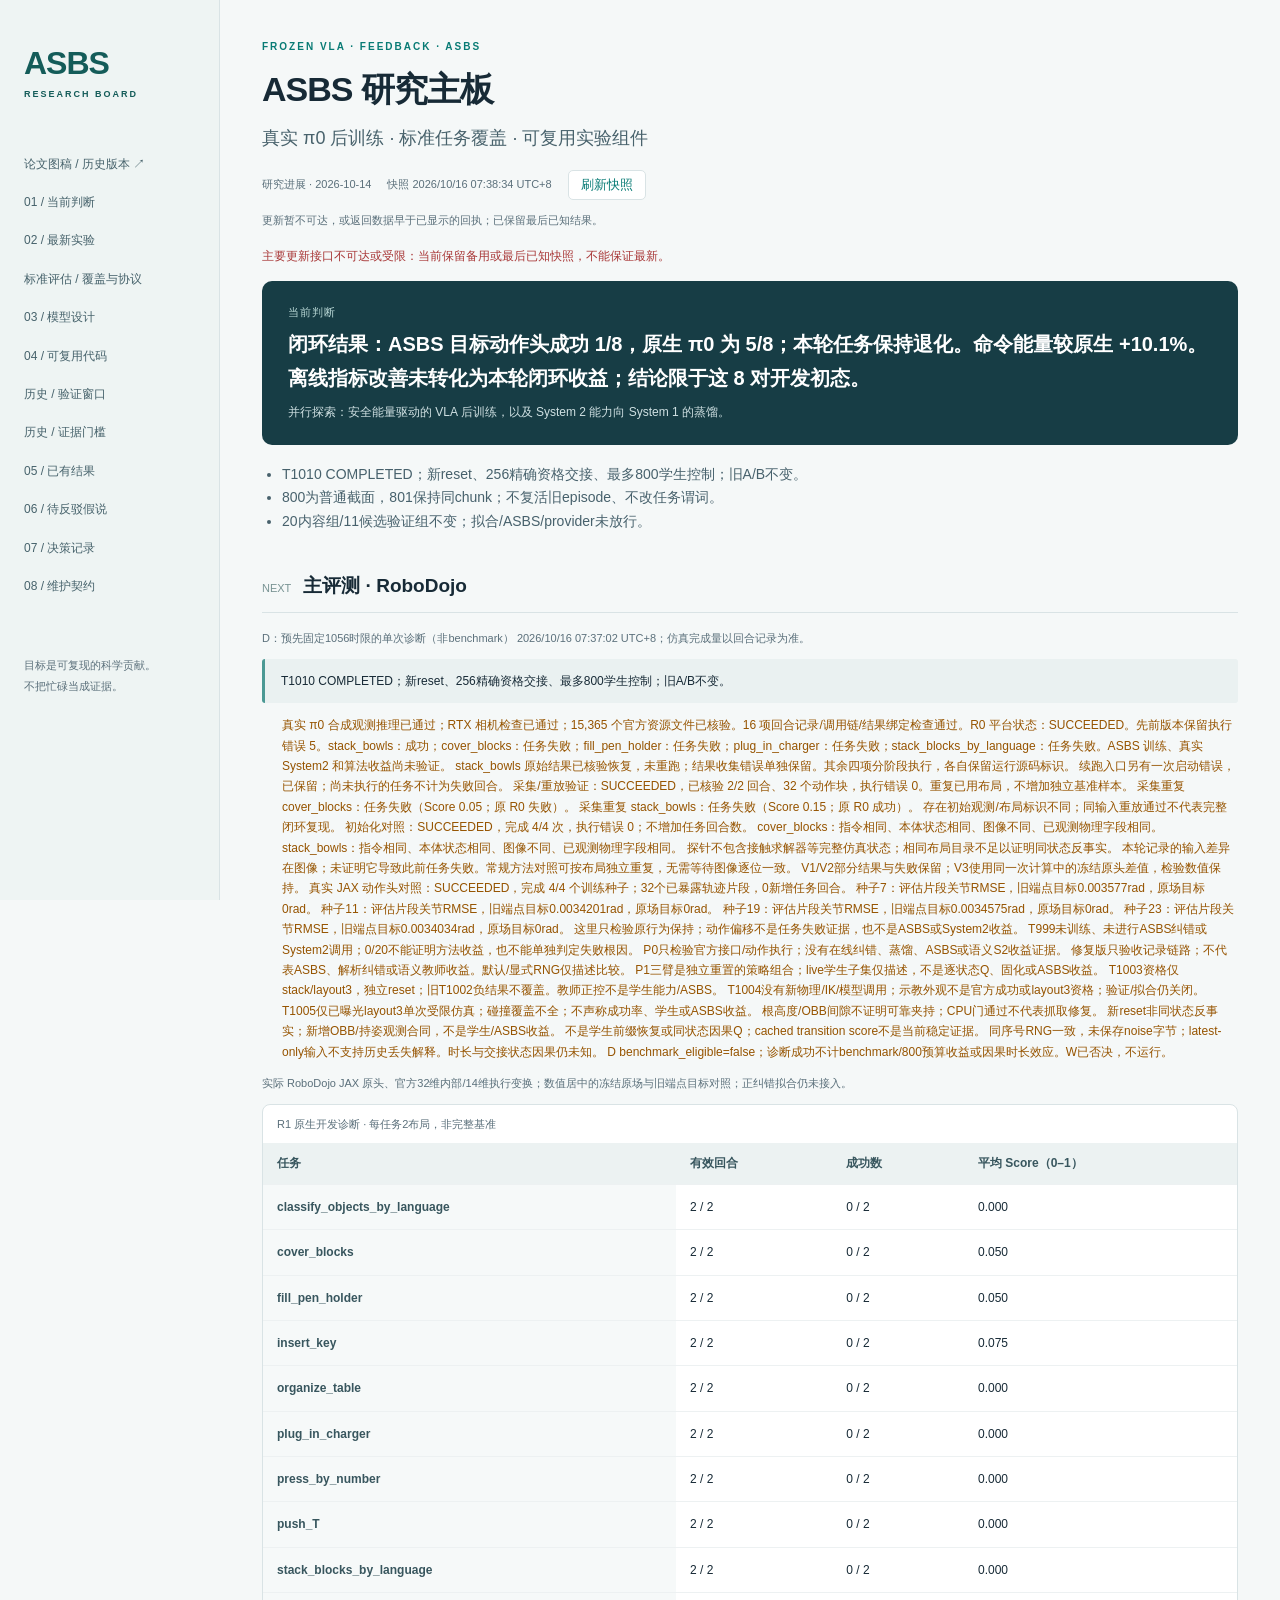
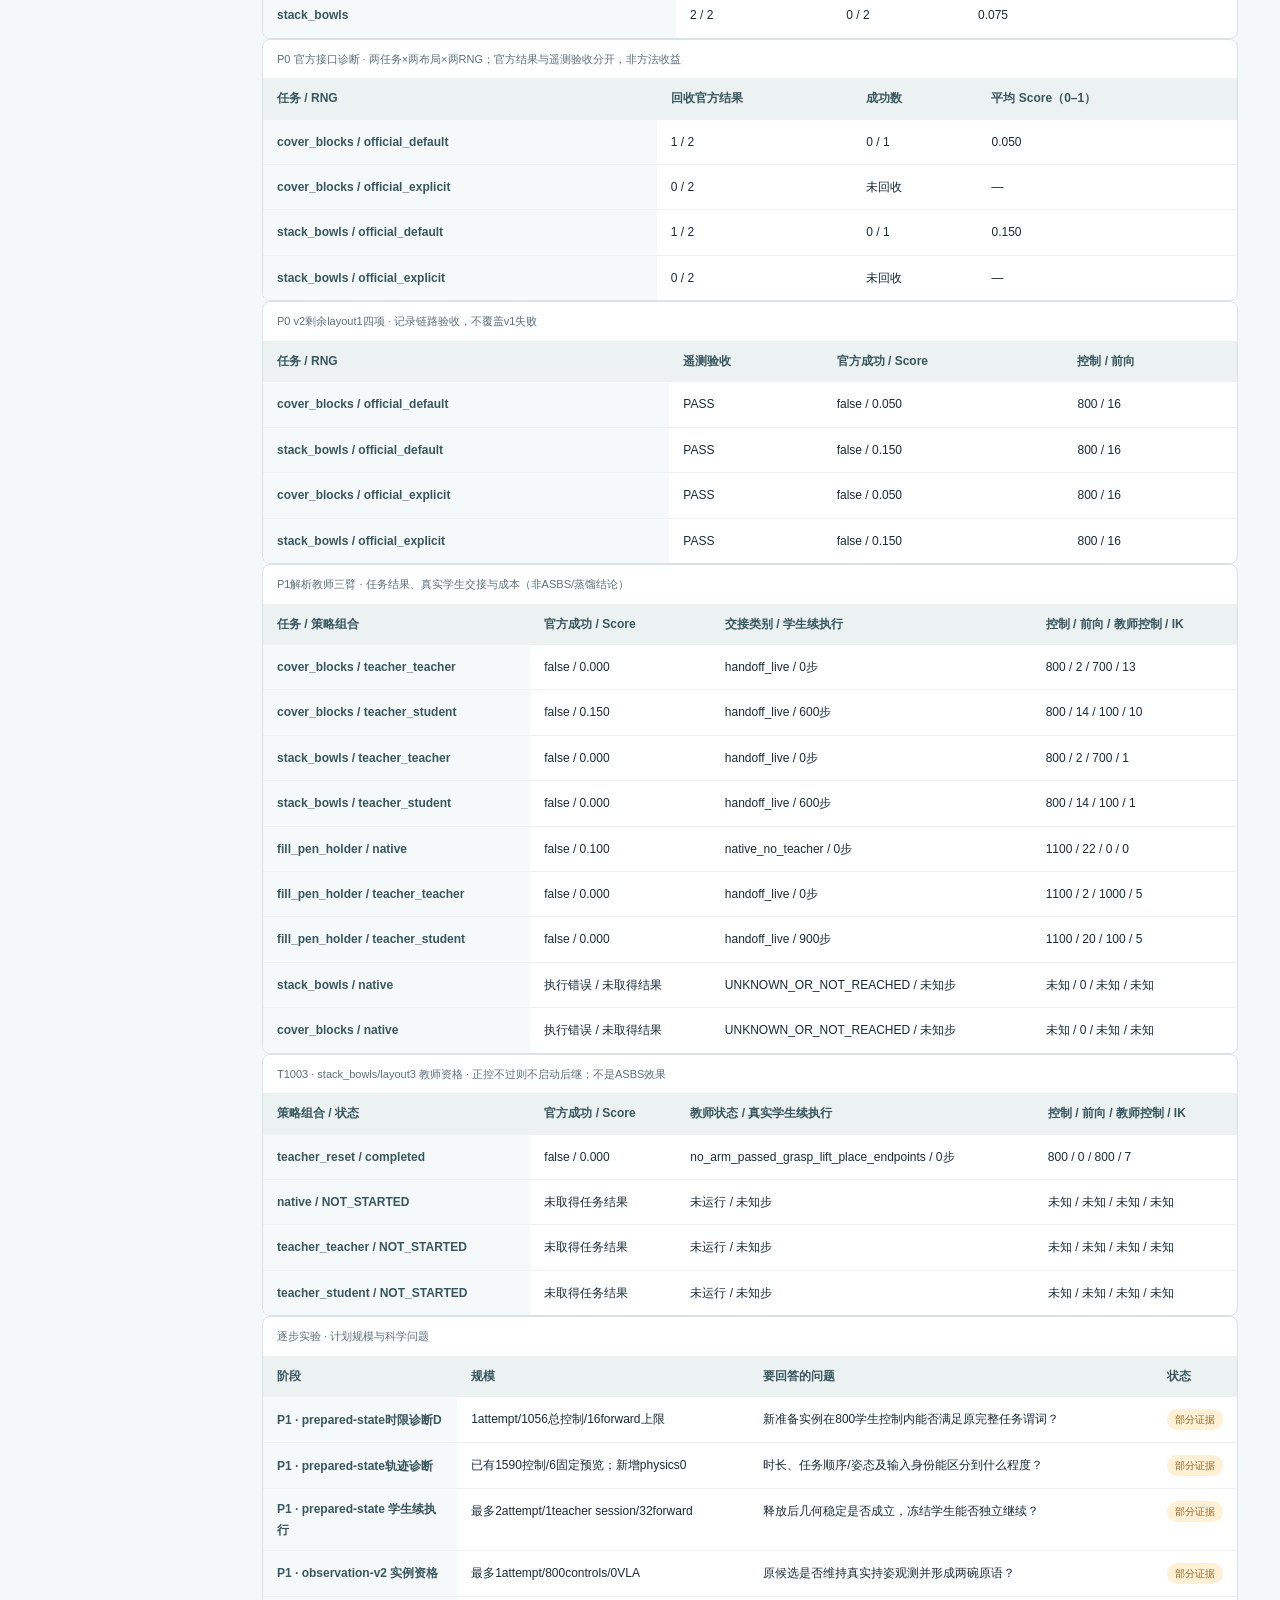
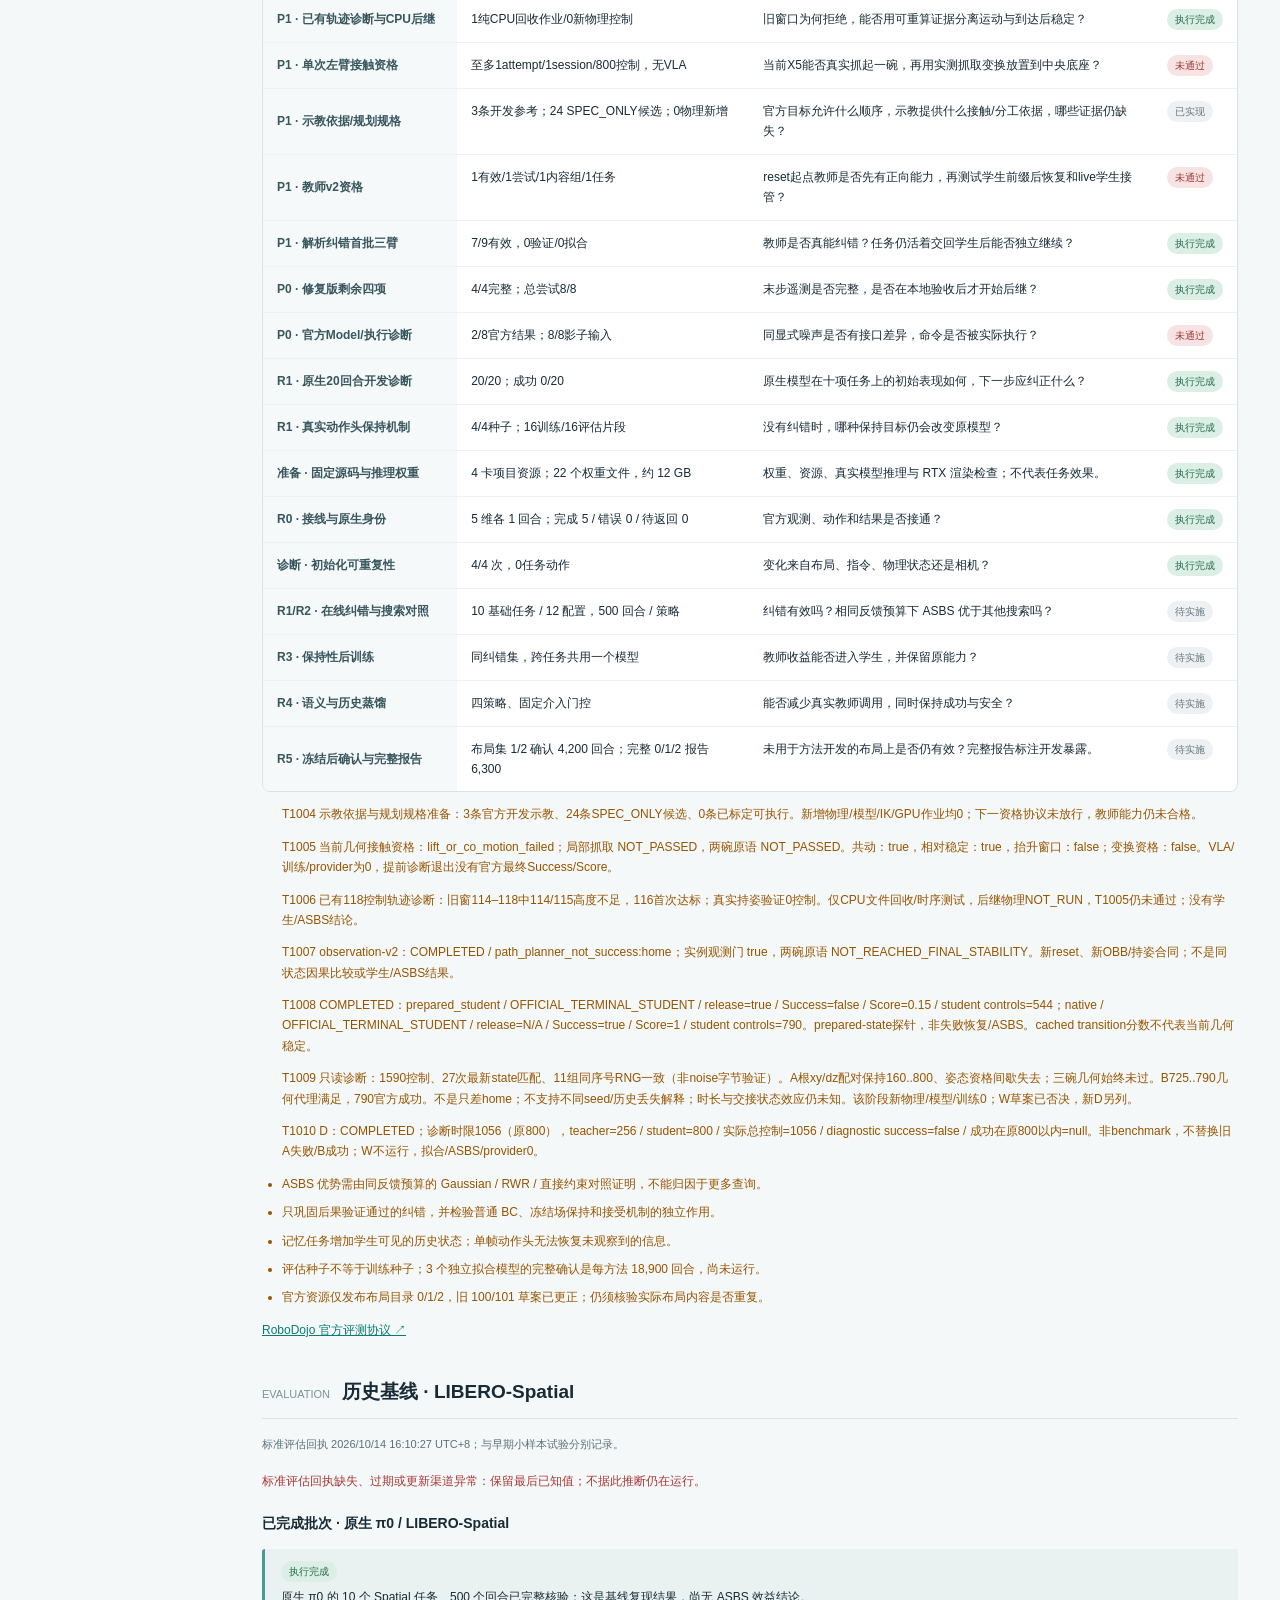
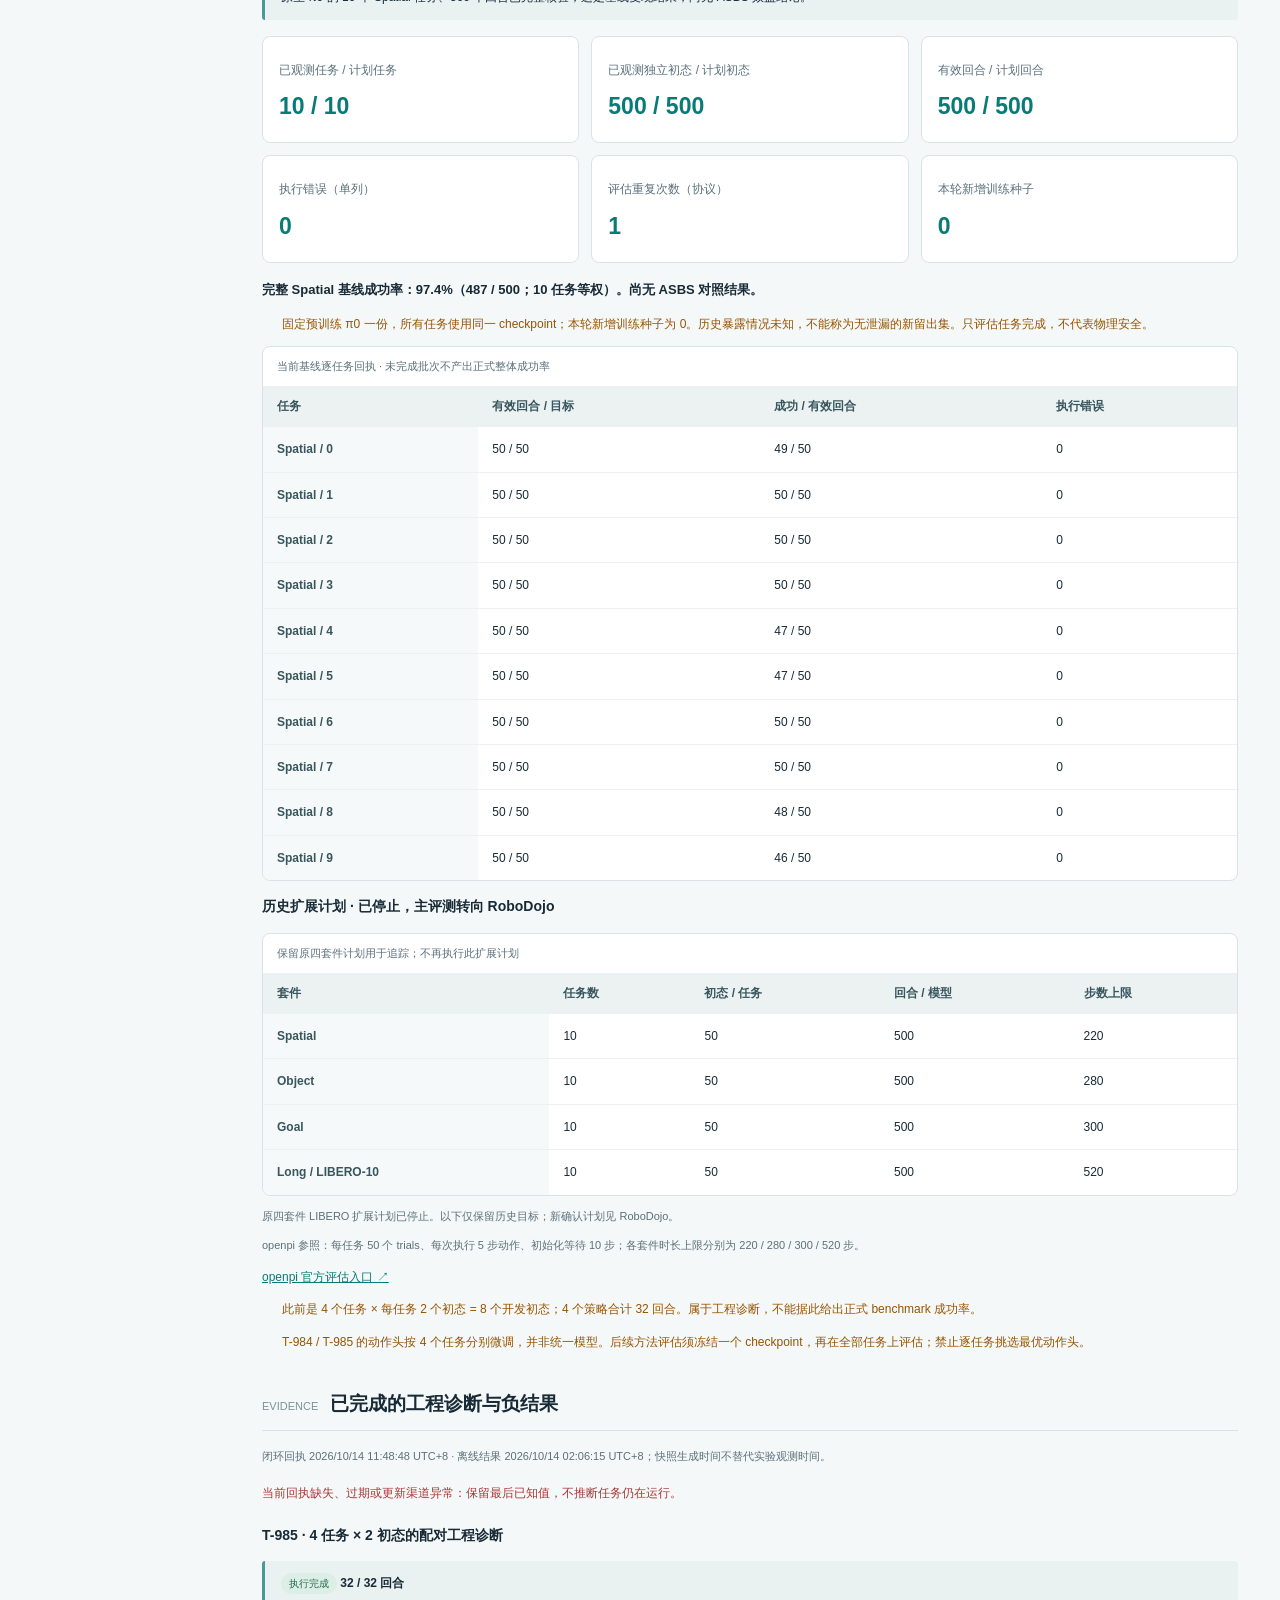
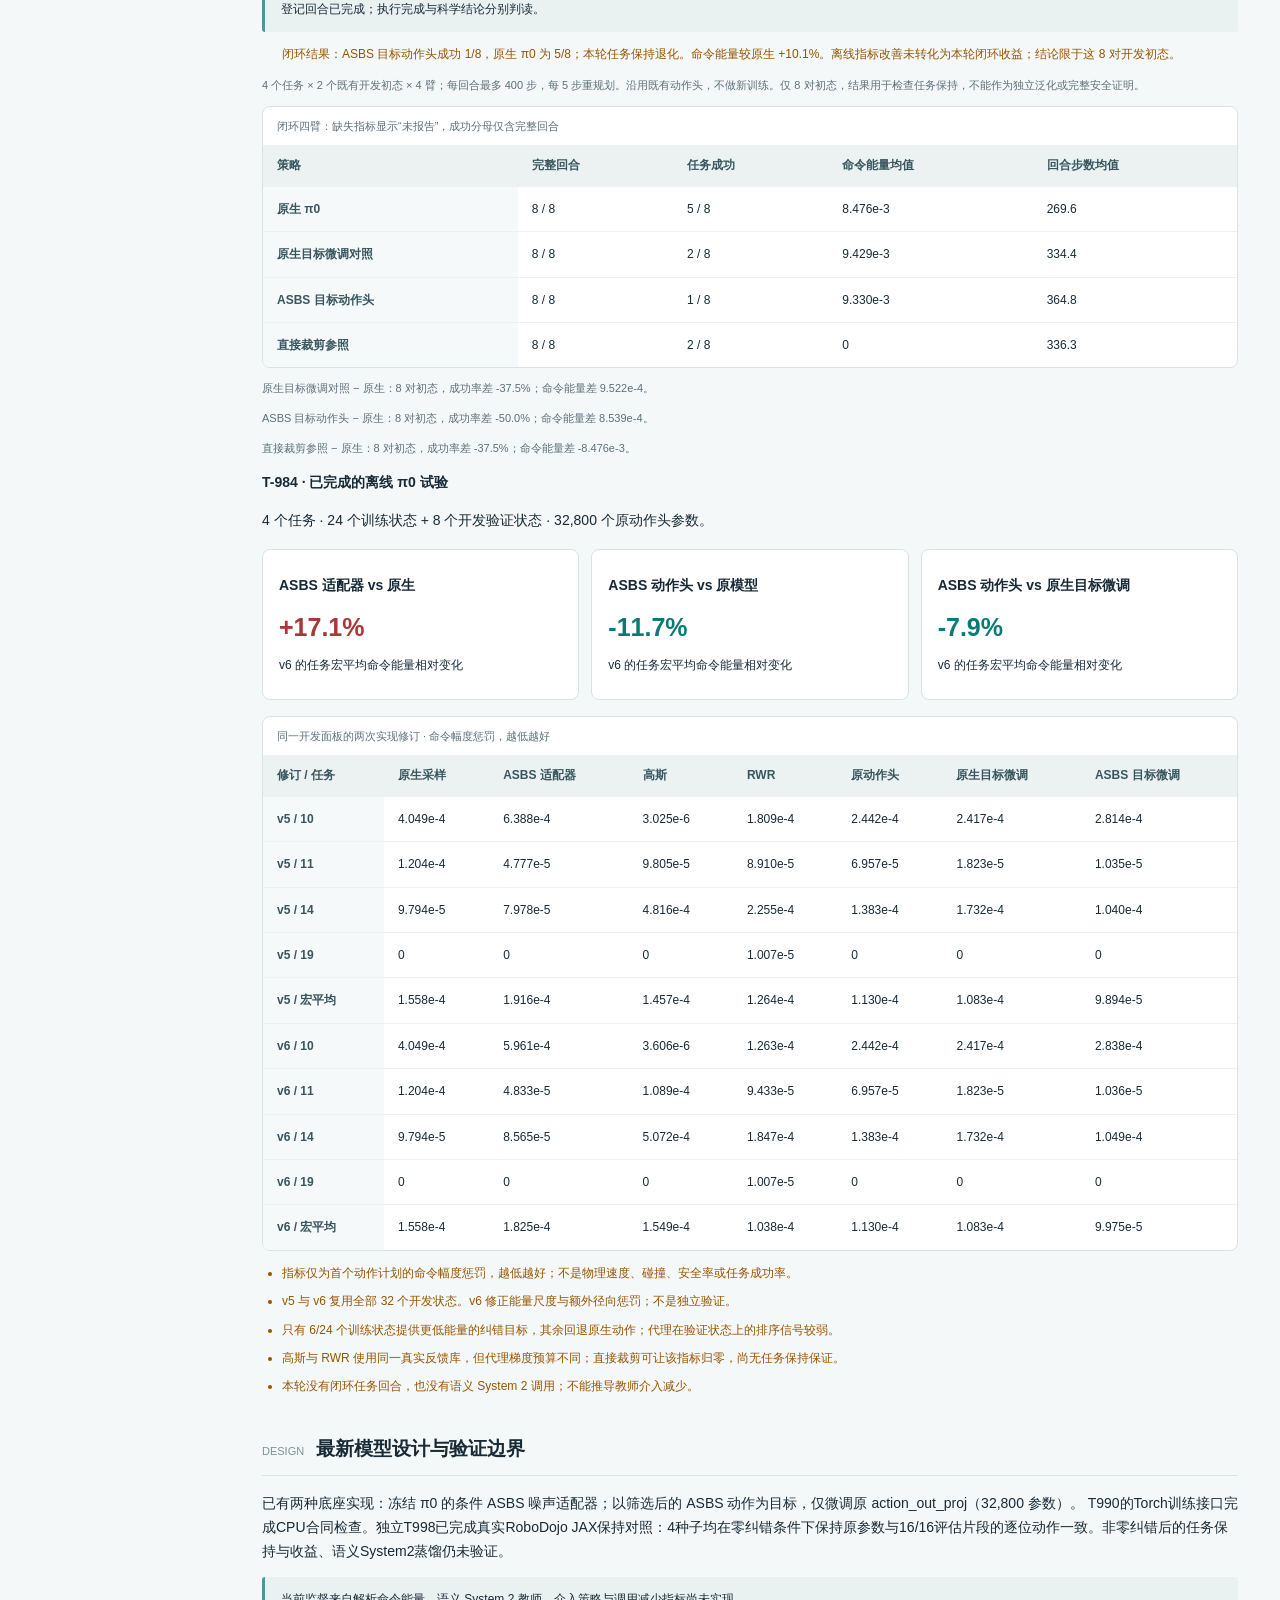
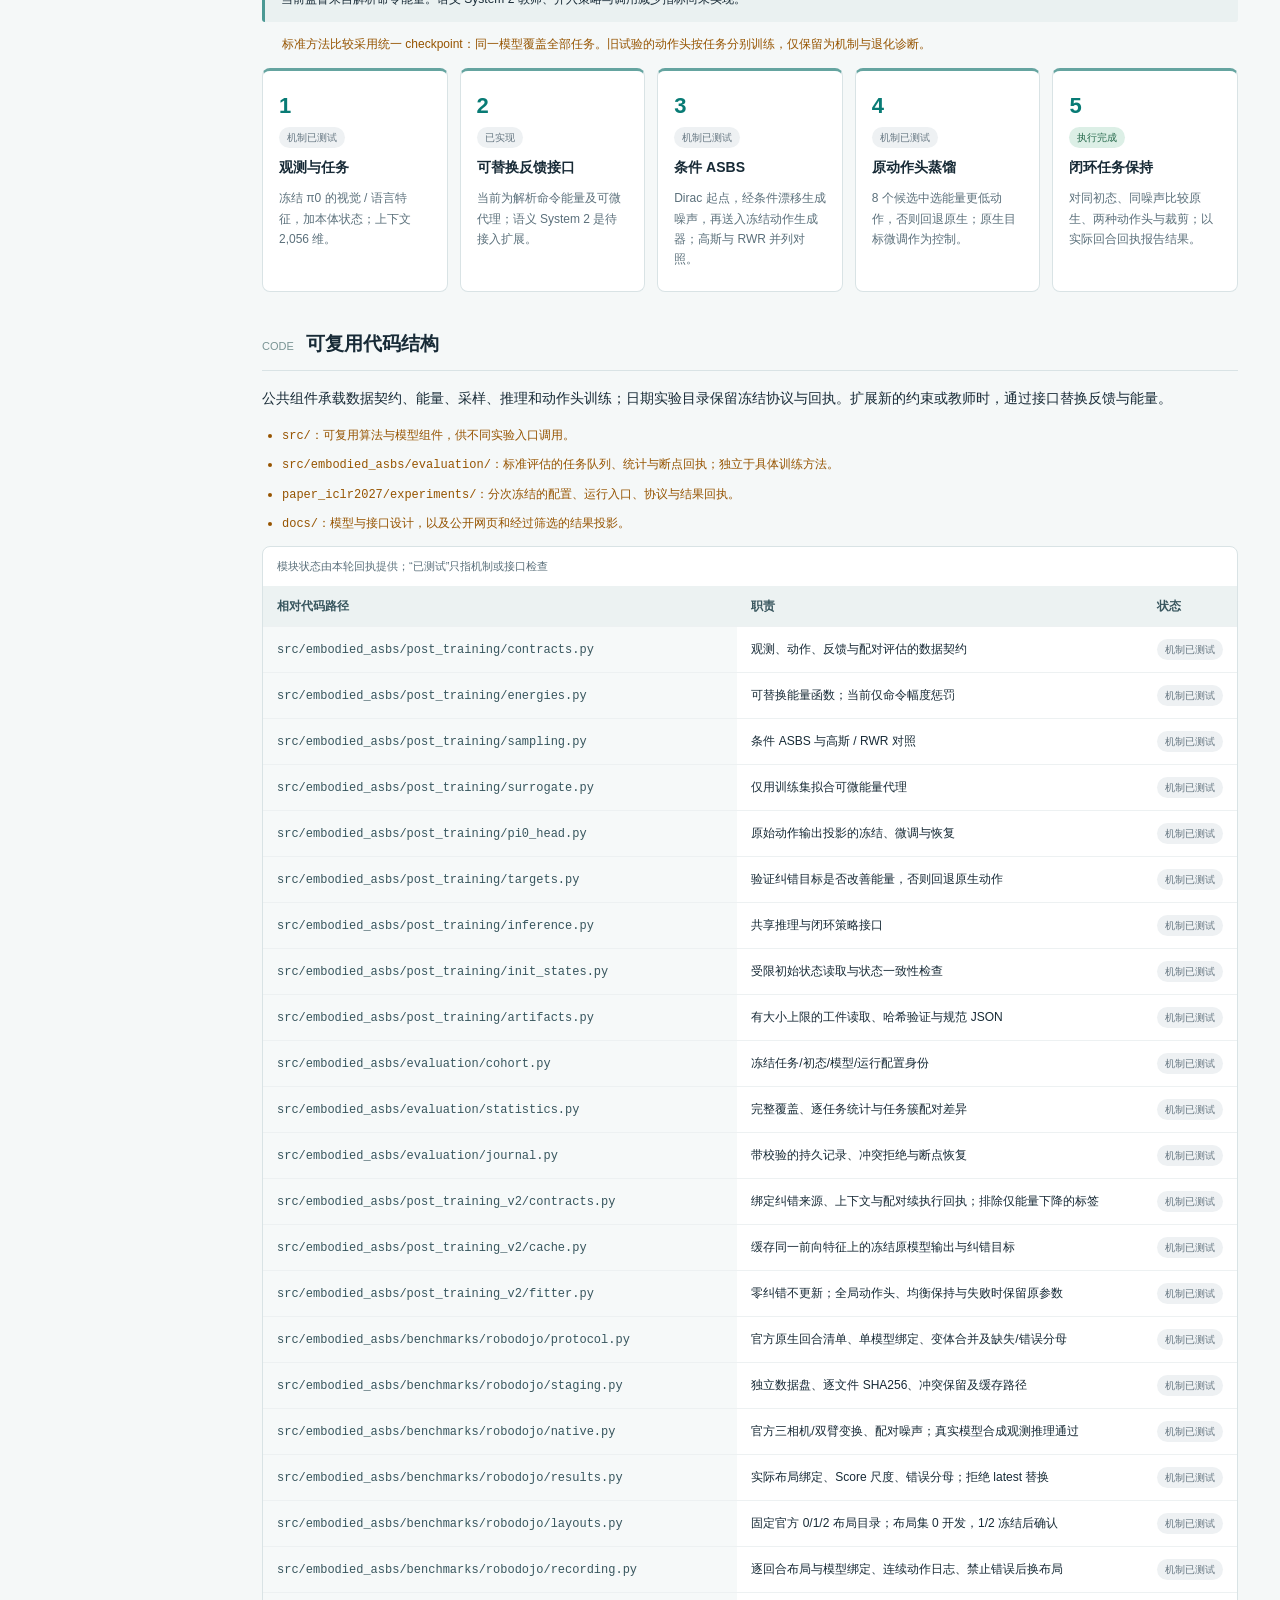
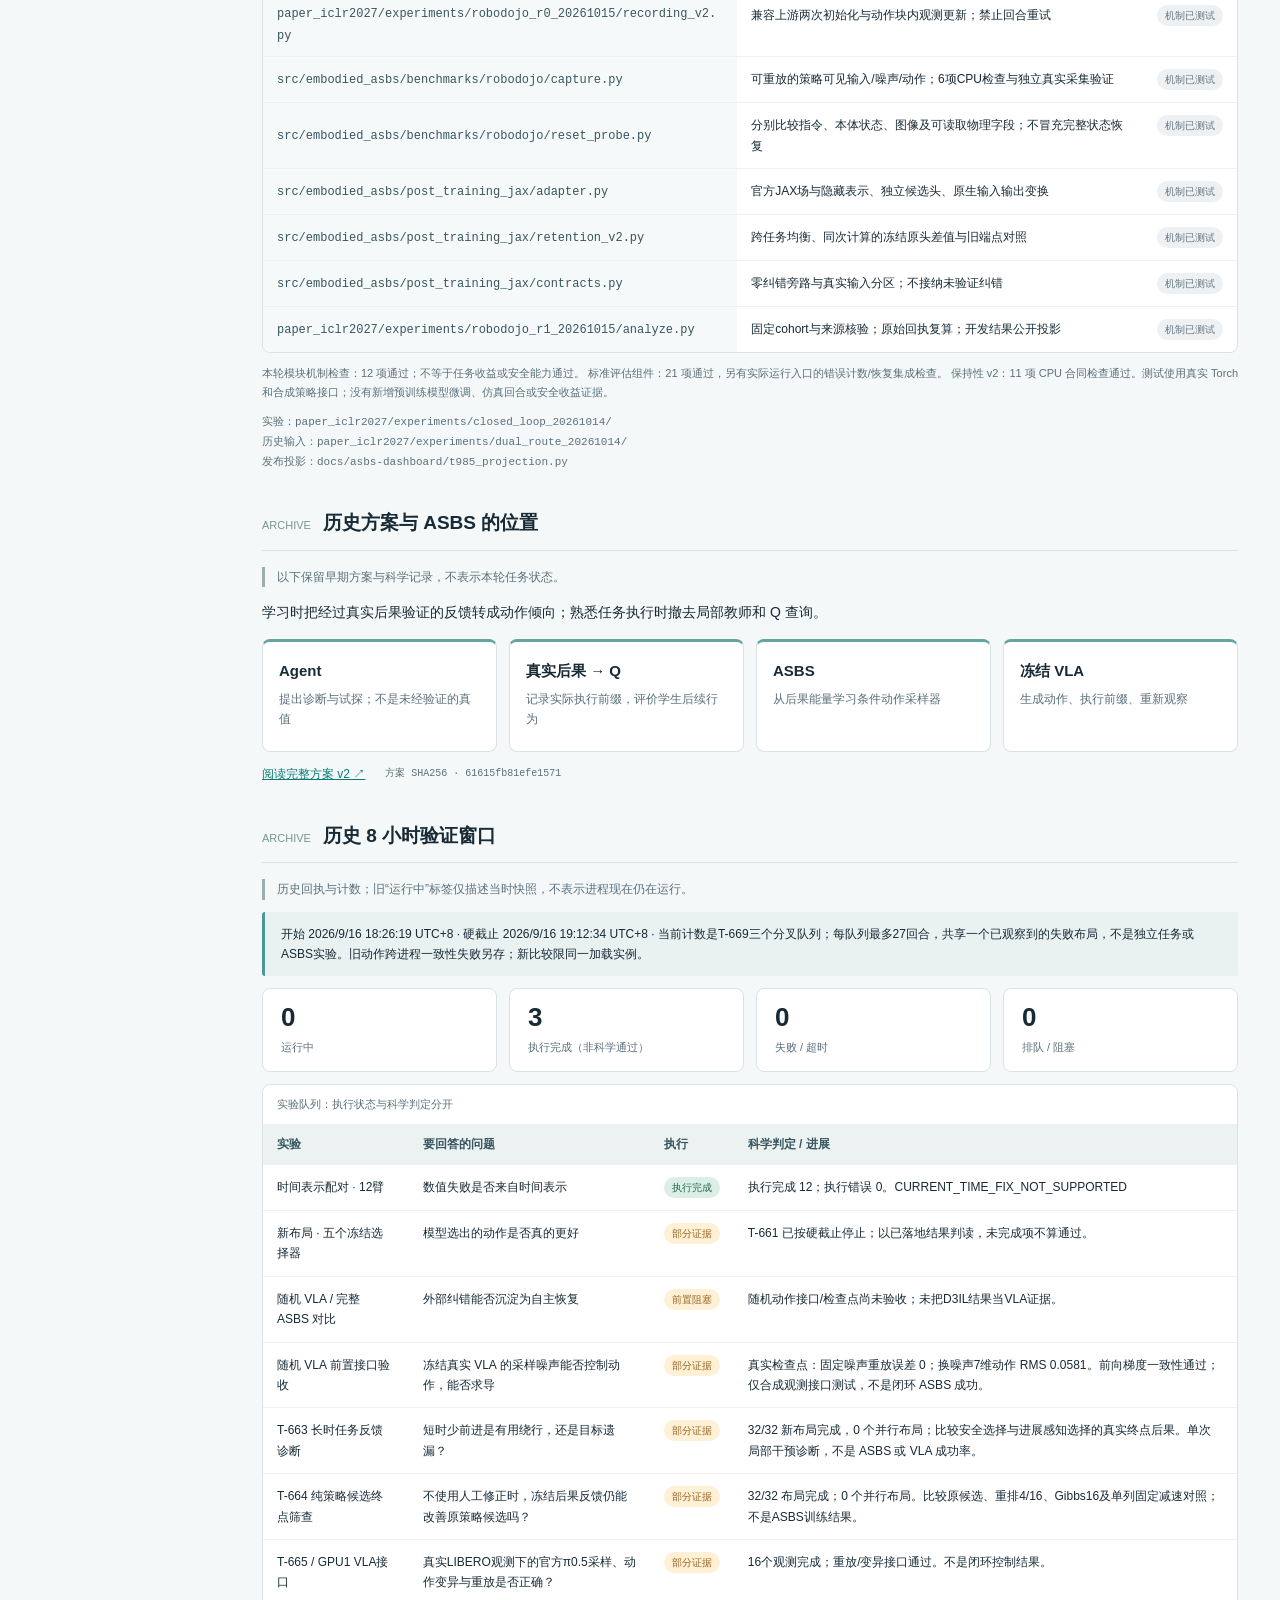
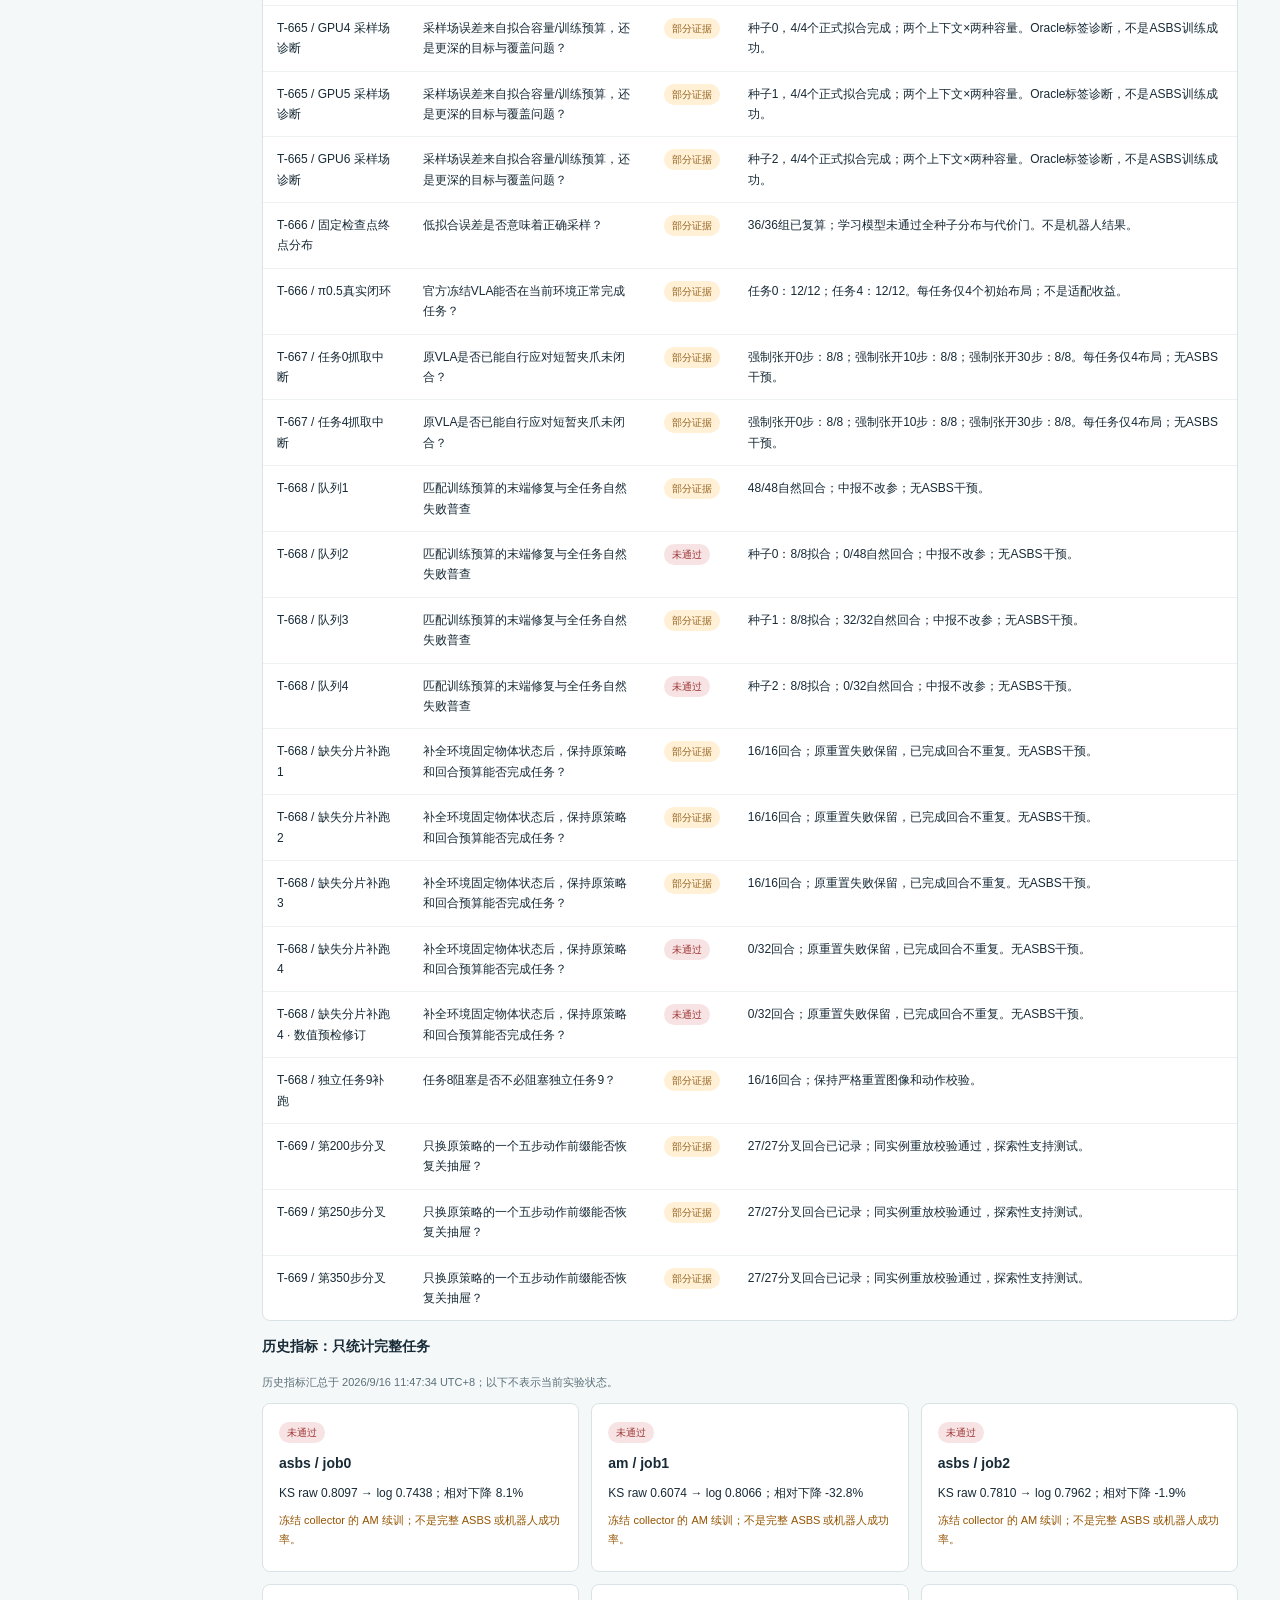
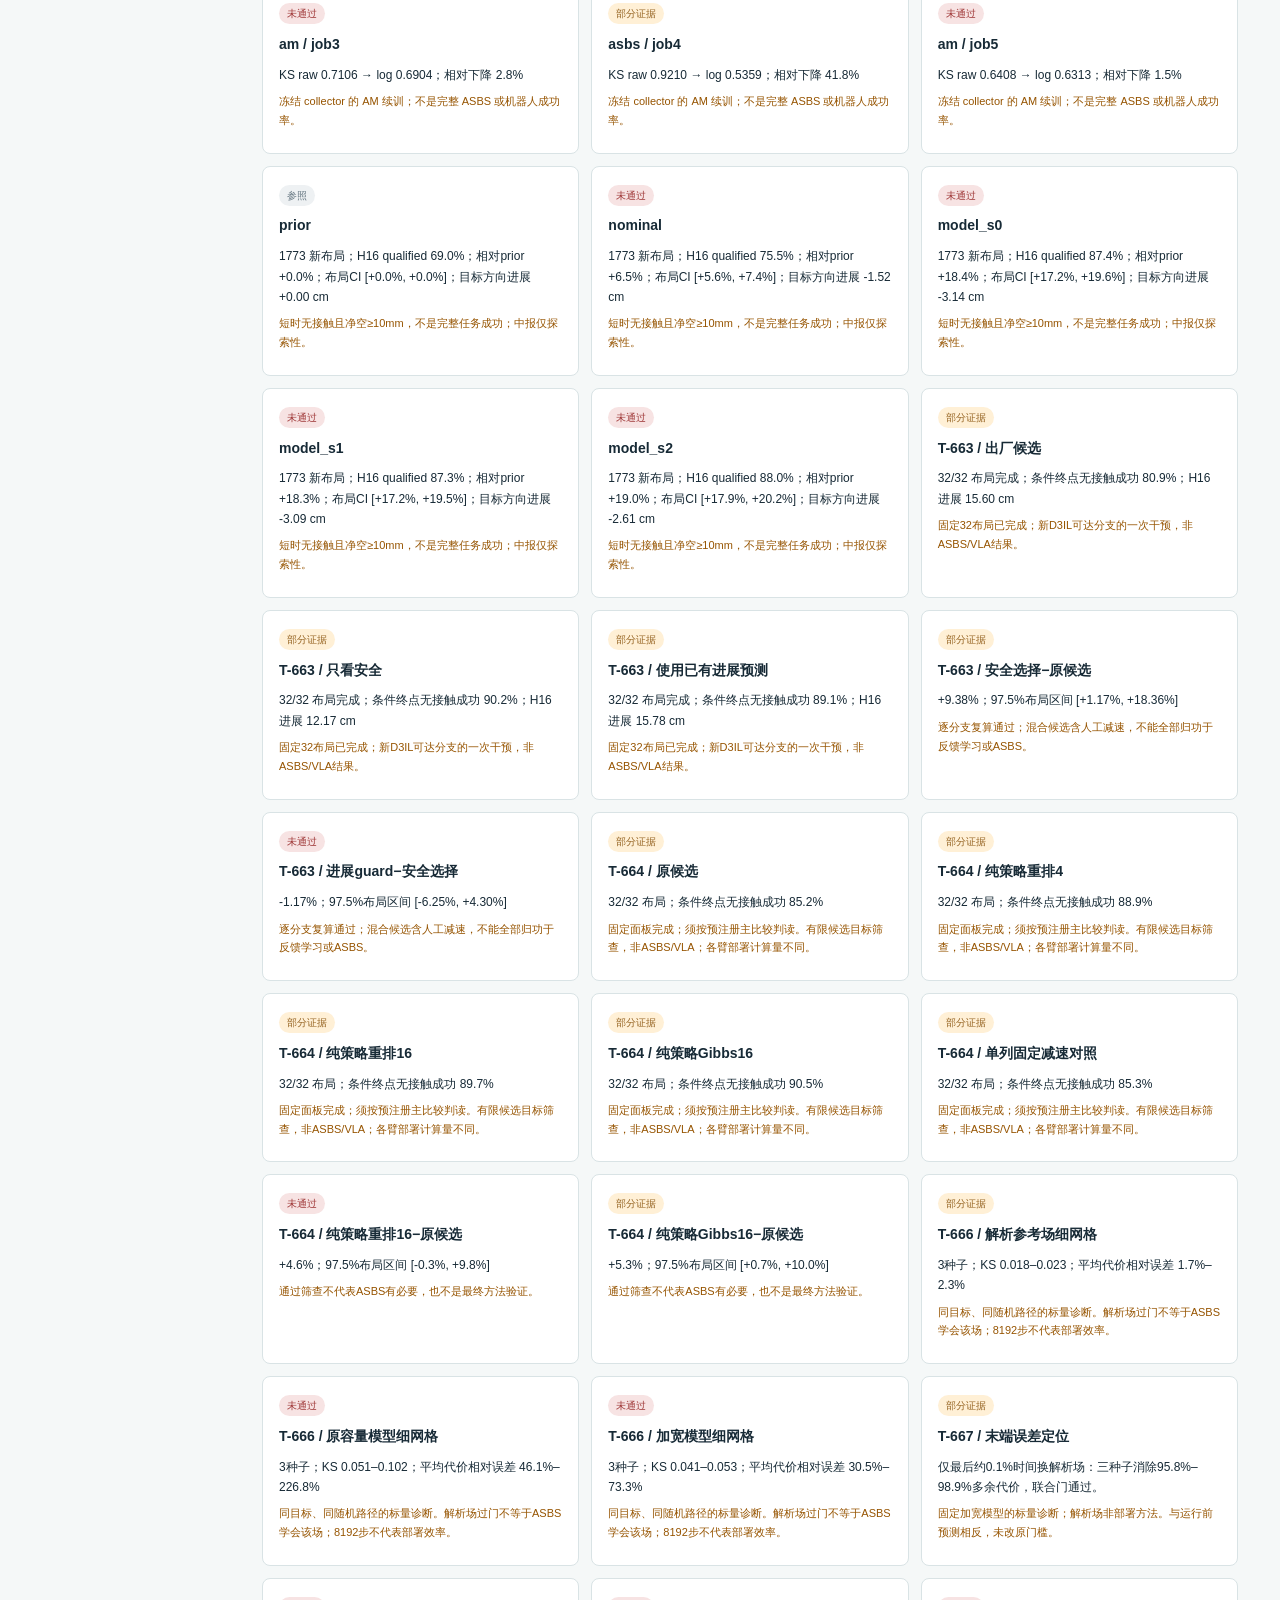
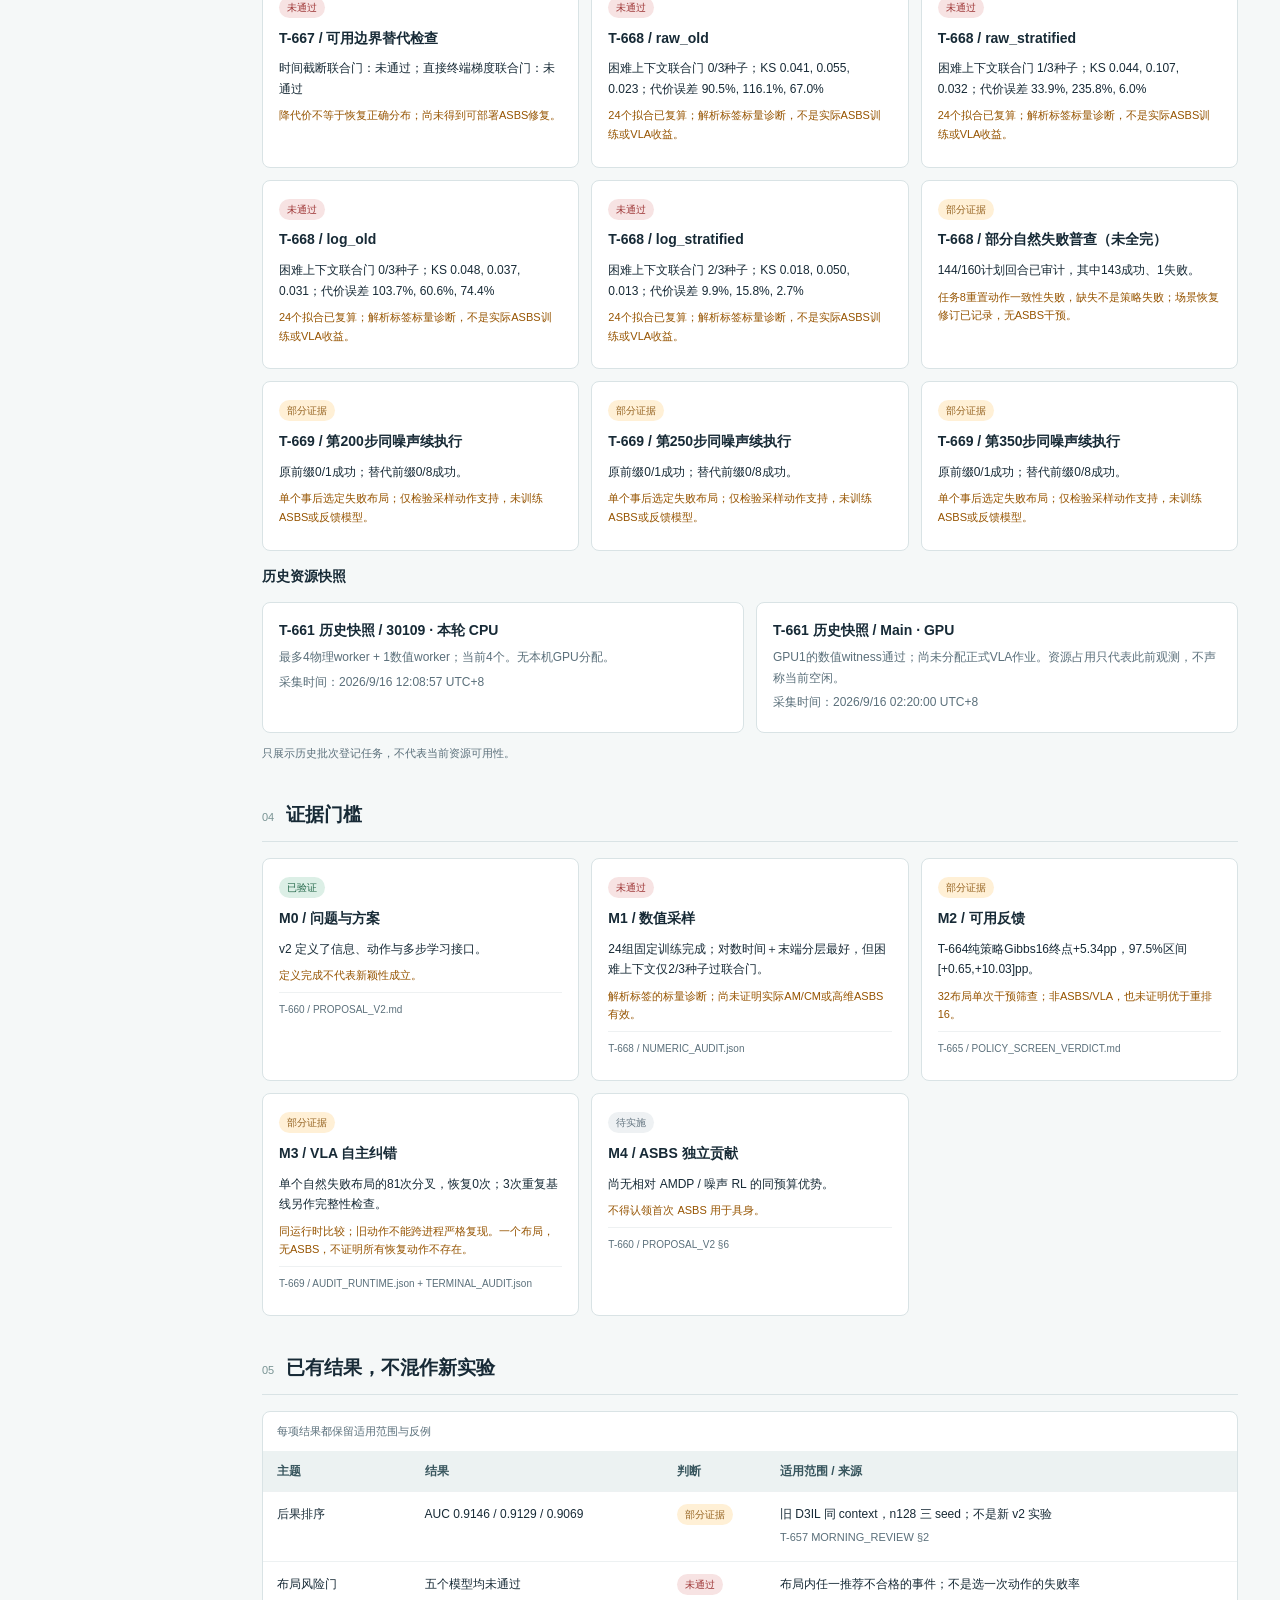
<file: index.html>
<!doctype html>
<html lang="zh-CN">
<head>
  <meta charset="utf-8">
  <meta name="viewport" content="width=device-width,initial-scale=1">
  <meta name="snapshot-api-source" content="https://api.github.com/repos/asimfish/asbs-dashboard/contents/status.json?ref=data">
  <meta name="snapshot-source" content="https://raw.githubusercontent.com/asimfish/asbs-dashboard/data/status.json">
  <meta name="referrer" content="no-referrer">
  <title>ASBS 研究主板</title>
  <link rel="stylesheet" href="style.css">
  <script src="snapshot.js" defer></script>
  <script src="app.js" defer></script>
</head>
<body>
  <a class="skip" href="#main">跳到主内容</a>
  <div class="layout">
    <aside>
      <div class="brand">ASBS<span>RESEARCH BOARD</span></div>
      <nav aria-label="主板导航">
        <a href="paper-figures.html">论文图稿 / 历史版本 ↗</a>
        <a href="#overview">01 / 当前判断</a><a href="#research">02 / 最新实验</a>
        <a href="#standard-eval">标准评估 / 覆盖与协议</a>
        <a href="#model-design">03 / 模型设计</a><a href="#code-structure">04 / 可复用代码</a>
        <a href="#campaign">历史 / 验证窗口</a><a href="#milestones">历史 / 证据门槛</a>
        <a href="#evidence">05 / 已有结果</a><a href="#hypotheses">06 / 待反驳假说</a>
        <a href="#decisions">07 / 决策记录</a><a href="#maintenance">08 / 维护契约</a>
      </nav>
      <p class="side-note">目标是可复现的科学贡献。<br>不把忙碌当成证据。</p>
    </aside>
    <main id="main">
      <header id="overview"><div class="eyebrow">FROZEN VLA · FEEDBACK · ASBS</div>
        <h1>ASBS 研究主板</h1><p id="subtitle" class="subtitle"></p>
        <div class="meta"><span id="version"></span><span id="updated"></span><button id="refresh" type="button">刷新快照</button></div>
        <p id="refresh-note" class="muted" role="status" aria-live="polite"></p>
        <div id="freshness" role="status" aria-live="polite"></div>
        <div class="verdict"><span class="label">当前判断</span><strong id="verdict"></strong><p id="goal"></p></div>
        <ul id="focus" class="focus"></ul>
      </header>
      <section id="robodojo" aria-labelledby="robodojo-title"><h2 id="robodojo-title"><span>NEXT</span>主评测 · RoboDojo</h2>
        <p id="robodojo-observed" class="muted"></p><div id="robodojo-summary" class="notice"></div>
        <p id="robodojo-boundary" class="research-boundaries"></p><p id="robodojo-retention" class="muted"></p>
        <div class="table-wrap"><table><caption>R1 原生开发诊断 · 每任务2布局，非完整基准</caption><thead><tr><th scope="col">任务</th><th scope="col">有效回合</th><th scope="col">成功数</th><th scope="col">平均 Score（0–1）</th></tr></thead><tbody id="robodojo-pilot-rows"></tbody></table></div>
        <div class="table-wrap"><table><caption>P0 官方接口诊断 · 两任务×两布局×两RNG；官方结果与遥测验收分开，非方法收益</caption><thead><tr><th scope="col">任务 / RNG</th><th scope="col">回收官方结果</th><th scope="col">成功数</th><th scope="col">平均 Score（0–1）</th></tr></thead><tbody id="robodojo-p0-rows"></tbody></table></div>
        <div class="table-wrap"><table><caption>P0 v2剩余layout1四项 · 记录链路验收，不覆盖v1失败</caption><thead><tr><th scope="col">任务 / RNG</th><th scope="col">遥测验收</th><th scope="col">官方成功 / Score</th><th scope="col">控制 / 前向</th></tr></thead><tbody id="robodojo-p0-v2-rows"></tbody></table></div>
        <div class="table-wrap"><table><caption>P1解析教师三臂 · 任务结果、真实学生交接与成本（非ASBS/蒸馏结论）</caption><thead><tr><th scope="col">任务 / 策略组合</th><th scope="col">官方成功 / Score</th><th scope="col">交接类别 / 学生续执行</th><th scope="col">控制 / 前向 / 教师控制 / IK</th></tr></thead><tbody id="robodojo-p1-rows"></tbody></table></div>
        <div class="table-wrap"><table><caption>T1003 · stack_bowls/layout3 教师资格 · 正控不过则不启动后继；不是ASBS效果</caption><thead><tr><th scope="col">策略组合 / 状态</th><th scope="col">官方成功 / Score</th><th scope="col">教师状态 / 真实学生续执行</th><th scope="col">控制 / 前向 / 教师控制 / IK</th></tr></thead><tbody id="robodojo-p1-qualification-rows"></tbody></table></div>
        <div class="table-wrap"><table><caption>逐步实验 · 计划规模与科学问题</caption><thead><tr><th scope="col">阶段</th><th scope="col">规模</th><th scope="col">要回答的问题</th><th scope="col">状态</th></tr></thead><tbody id="robodojo-stages"></tbody></table></div>
        <p id="robodojo-demo-plan-summary" class="research-boundaries"></p>
        <p id="robodojo-contact-summary" class="research-boundaries"></p>
        <p id="robodojo-contact-diagnosis" class="research-boundaries"></p>
        <p id="robodojo-contact-observation" class="research-boundaries"></p>
        <p id="robodojo-prepared-continuation" class="research-boundaries"></p>
        <p id="robodojo-prepared-diagnosis" class="research-boundaries"></p>
        <p id="robodojo-prepared-horizon" class="research-boundaries"></p>
        <ul id="robodojo-hypotheses" class="research-boundaries"></ul>
        <p class="links"><a href="https://robodojo-benchmark.com/doc/usage/quick-evaluation/" rel="noreferrer">RoboDojo 官方评测协议 ↗</a></p>
      </section>
      <section id="standard-eval" aria-labelledby="standard-title"><h2 id="standard-title"><span>EVALUATION</span>历史基线 · LIBERO-Spatial</h2>
        <p id="standard-observed" class="muted">尚未取得标准评估回执。</p>
        <div id="standard-freshness" role="status" aria-live="polite"></div>
        <h3>已完成批次 · 原生 π0 / LIBERO-Spatial</h3>
        <div id="standard-status" class="notice">等待协议与回执。</div>
        <div id="standard-counts" class="evaluation-metrics"></div>
        <p id="standard-result" class="standard-result"></p>
        <p id="standard-boundary" class="research-boundaries"></p>
        <div class="table-wrap"><table><caption>当前基线逐任务回执 · 未完成批次不产出正式整体成功率</caption><thead><tr><th scope="col">任务</th><th scope="col">有效回合 / 目标</th><th scope="col">成功 / 有效回合</th><th scope="col">执行错误</th></tr></thead><tbody id="standard-task-rows"></tbody></table></div>
        <h3>历史扩展计划 · 已停止，主评测转向 RoboDojo</h3>
        <div class="table-wrap"><table><caption>保留原四套件计划用于追踪；不再执行此扩展计划</caption><thead><tr><th scope="col">套件</th><th scope="col">任务数</th><th scope="col">初态 / 任务</th><th scope="col">回合 / 模型</th><th scope="col">步数上限</th></tr></thead><tbody id="standard-plan-rows"></tbody></table></div>
        <p id="standard-seeds" class="muted"></p><p id="standard-settings" class="muted"></p>
        <p class="links"><a href="https://github.com/Physical-Intelligence/openpi/blob/main/examples/libero/main.py" rel="noreferrer">openpi 官方评估入口 ↗</a></p>
        <p id="standard-pilot" class="research-boundaries"></p>
        <p id="standard-checkpoint" class="research-boundaries"></p>
      </section>
      <section id="research" aria-labelledby="research-title"><h2 id="research-title"><span>EVIDENCE</span>已完成的工程诊断与负结果</h2>
        <p id="research-observed" class="muted">尚未取得当前研究回执。</p>
        <div id="research-freshness" role="status" aria-live="polite"></div>
        <h3>T-985 · 4 任务 × 2 初态的配对工程诊断</h3>
        <div id="closed-loop-status" class="notice">等待协议与回执；不显示推测进度。</div>
        <p id="closed-loop-conclusion" class="research-boundaries"></p>
        <p id="closed-loop-boundary" class="muted"></p>
        <div class="table-wrap"><table><caption>闭环四臂：缺失指标显示“未报告”，成功分母仅含完整回合</caption><thead><tr><th scope="col">策略</th><th scope="col">完整回合</th><th scope="col">任务成功</th><th scope="col">命令能量均值</th><th scope="col">回合步数均值</th></tr></thead><tbody id="closed-loop-rows"></tbody></table></div>
        <div id="paired-results" class="muted"></div>
        <h3>T-984 · 已完成的离线 π0 试验</h3>
        <p id="offline-scope"></p><div id="offline-summary" class="research-metrics"></div>
        <div class="table-wrap"><table><caption>同一开发面板的两次实现修订 · 命令幅度惩罚，越低越好</caption><thead><tr><th scope="col">修订 / 任务</th><th scope="col">原生采样</th><th scope="col">ASBS 适配器</th><th scope="col">高斯</th><th scope="col">RWR</th><th scope="col">原动作头</th><th scope="col">原生目标微调</th><th scope="col">ASBS 目标微调</th></tr></thead><tbody id="offline-rows"></tbody></table></div>
        <ul id="research-boundaries" class="research-boundaries"></ul>
      </section>
      <section id="model-design"><h2><span>DESIGN</span>最新模型设计与验证边界</h2>
        <p id="design-implemented"></p><p id="design-teacher" class="notice"></p>
        <p class="research-boundaries">标准方法比较采用统一 checkpoint：同一模型覆盖全部任务。旧试验的动作头按任务分别训练，仅保留为机制与退化诊断。</p>
        <ol id="design-flow" class="design-flow" aria-label="从观测、反馈到采样与蒸馏的模型流程"></ol>
      </section>
      <section id="code-structure"><h2><span>CODE</span>可复用代码结构</h2>
        <p>公共组件承载数据契约、能量、采样、推理和动作头训练；日期实验目录保留冻结协议与回执。扩展新的约束或教师时，通过接口替换反馈与能量。</p>
        <ul class="research-boundaries">
          <li><code>src/</code>：可复用算法与模型组件，供不同实验入口调用。</li>
          <li><code>src/embodied_asbs/evaluation/</code>：标准评估的任务队列、统计与断点回执；独立于具体训练方法。</li>
          <li><code>paper_iclr2027/experiments/</code>：分次冻结的配置、运行入口、协议与结果回执。</li>
          <li><code>docs/</code>：模型与接口设计，以及公开网页和经过筛选的结果投影。</li>
        </ul>
        <div class="table-wrap"><table><caption>模块状态由本轮回执提供；“已测试”只指机制或接口检查</caption><thead><tr><th scope="col">相对代码路径</th><th scope="col">职责</th><th scope="col">状态</th></tr></thead><tbody id="module-rows"></tbody></table></div>
        <p id="module-tests" class="muted"></p>
        <p class="muted">实验：<code>paper_iclr2027/experiments/closed_loop_20261014/</code><br>历史输入：<code>paper_iclr2027/experiments/dual_route_20261014/</code><br>发布投影：<code>docs/asbs-dashboard/t985_projection.py</code></p>
      </section>
      <section id="method"><h2><span>ARCHIVE</span>历史方案与 ASBS 的位置</h2>
        <p class="archive-label">以下保留早期方案与科学记录，不表示本轮任务状态。</p>
        <p>学习时把经过真实后果验证的反馈转成动作倾向；熟悉任务执行时撤去局部教师和 Q 查询。</p>
        <div id="flow" class="flow"></div>
        <p class="links"><a href="proposal.html">阅读完整方案 v2 ↗</a><span id="proposal-hash"></span></p>
      </section>
      <section id="campaign"><h2><span>ARCHIVE</span>历史 8 小时验证窗口</h2>
        <p class="archive-label">历史回执与计数；旧“运行中”标签仅描述当时快照，不表示进程现在仍在运行。</p>
        <div id="campaign-meta" class="notice">尚未取得运行快照，不能判断实验已启动。</div>
        <div id="counters" class="counter-grid"></div>
        <div class="table-wrap"><table><caption>实验队列：执行状态与科学判定分开</caption><thead><tr><th>实验</th><th>要回答的问题</th><th>执行</th><th>科学判定 / 进展</th></tr></thead><tbody id="jobs"></tbody></table></div>
        <h3>历史指标：只统计完整任务</h3><p id="findings-time" class="muted">尚无正式结果</p><div id="findings" class="milestone-grid"></div>
        <h3>历史资源快照</h3><div id="resources" class="resource-grid"></div>
        <p class="muted">只展示历史批次登记任务，不代表当前资源可用性。</p>
      </section>
      <section id="milestones"><h2><span>04</span>证据门槛</h2><div id="milestone-grid" class="milestone-grid"></div></section>
      <section id="evidence"><h2><span>05</span>已有结果，不混作新实验</h2>
        <div class="table-wrap"><table><caption>每项结果都保留适用范围与反例</caption><thead><tr><th>主题</th><th>结果</th><th>判断</th><th>适用范围 / 来源</th></tr></thead><tbody id="evidence-rows"></tbody></table></div>
      </section>
      <section id="hypotheses"><h2><span>06</span>待反驳的假说</h2><div id="hypothesis-grid" class="hypothesis-grid"></div></section>
      <section id="decisions"><h2><span>07</span>决策记录</h2><div id="decision-list"></div></section>
      <section id="maintenance"><h2><span>08</span>维护契约</h2><ul id="maintenance-list"></ul>
        <p class="muted">计划与证据版本可追溯；公开发布与否不影响本地实验运行。所有时间明确标注时区。</p>
      </section>
      <footer>ASBS / Evidence before claims <span id="footer-task"></span></footer>
    </main>
  </div>
</body>
</html>
</file>
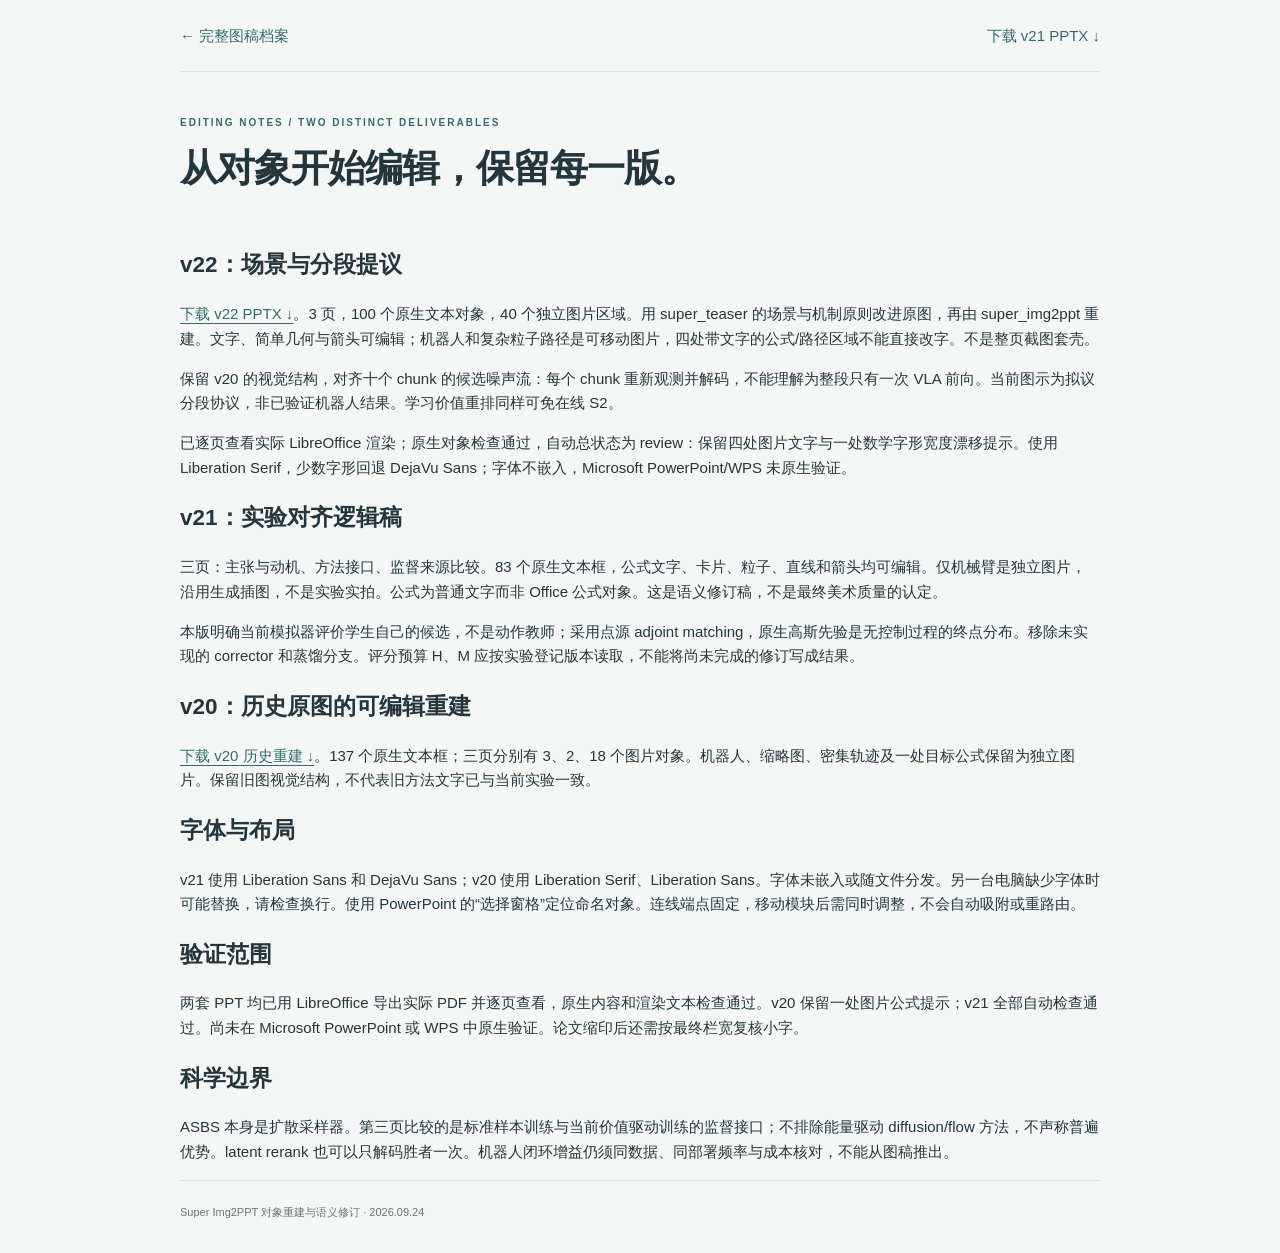
<file: editing-guide.html>
<!doctype html><html lang="zh-CN"><head><meta charset="utf-8"><meta name="viewport" content="width=device-width,initial-scale=1"><meta name="referrer" content="no-referrer"><title>ASBS · PowerPoint 编辑说明</title><link rel="stylesheet" href="figure-gallery.css"></head>
<body><main style="max-width:1000px"><nav class="site-nav"><a href="figure-history.html">← 完整图稿档案</a><a href="downloads/v21-aligned.pptx" download>下载 v21 PPTX ↓</a></nav><header class="intro"><div><p class="eyebrow">EDITING NOTES / TWO DISTINCT DELIVERABLES</p><h1>从对象开始编辑，保留每一版。</h1></div></header>
<section><h2>v22：场景与分段提议</h2><p><a href="downloads/v22-editable.pptx" download>下载 v22 PPTX ↓</a>。3 页，100 个原生文本对象，40 个独立图片区域。用 super_teaser 的场景与机制原则改进原图，再由 super_img2ppt 重建。文字、简单几何与箭头可编辑；机器人和复杂粒子路径是可移动图片，四处带文字的公式/路径区域不能直接改字。不是整页截图套壳。</p><p>保留 v20 的视觉结构，对齐十个 chunk 的候选噪声流：每个 chunk 重新观测并解码，不能理解为整段只有一次 VLA 前向。当前图示为拟议分段协议，非已验证机器人结果。学习价值重排同样可免在线 S2。</p><p>已逐页查看实际 LibreOffice 渲染；原生对象检查通过，自动总状态为 review：保留四处图片文字与一处数学字形宽度漂移提示。使用 Liberation Serif，少数字形回退 DejaVu Sans；字体不嵌入，Microsoft PowerPoint/WPS 未原生验证。</p>
<h2>v21：实验对齐逻辑稿</h2><p>三页：主张与动机、方法接口、监督来源比较。83 个原生文本框，公式文字、卡片、粒子、直线和箭头均可编辑。仅机械臂是独立图片，沿用生成插图，不是实验实拍。公式为普通文字而非 Office 公式对象。这是语义修订稿，不是最终美术质量的认定。</p><p>本版明确当前模拟器评价学生自己的候选，不是动作教师；采用点源 adjoint matching，原生高斯先验是无控制过程的终点分布。移除未实现的 corrector 和蒸馏分支。评分预算 H、M 应按实验登记版本读取，不能将尚未完成的修订写成结果。</p>
<h2>v20：历史原图的可编辑重建</h2><p><a href="downloads/v20-editable.pptx" download>下载 v20 历史重建 ↓</a>。137 个原生文本框；三页分别有 3、2、18 个图片对象。机器人、缩略图、密集轨迹及一处目标公式保留为独立图片。保留旧图视觉结构，不代表旧方法文字已与当前实验一致。</p>
<h2>字体与布局</h2><p>v21 使用 Liberation Sans 和 DejaVu Sans；v20 使用 Liberation Serif、Liberation Sans。字体未嵌入或随文件分发。另一台电脑缺少字体时可能替换，请检查换行。使用 PowerPoint 的“选择窗格”定位命名对象。连线端点固定，移动模块后需同时调整，不会自动吸附或重路由。</p>
<h2>验证范围</h2><p>两套 PPT 均已用 LibreOffice 导出实际 PDF 并逐页查看，原生内容和渲染文本检查通过。v20 保留一处图片公式提示；v21 全部自动检查通过。尚未在 Microsoft PowerPoint 或 WPS 中原生验证。论文缩印后还需按最终栏宽复核小字。</p>
<h2>科学边界</h2><p>ASBS 本身是扩散采样器。第三页比较的是标准样本训练与当前价值驱动训练的监督接口；不排除能量驱动 diffusion/flow 方法，不声称普遍优势。latent rerank 也可以只解码胜者一次。机器人闭环增益仍须同数据、同部署频率与成本核对，不能从图稿推出。</p></section>
<footer>Super Img2PPT 对象重建与语义修订 · 2026.09.24</footer></main></body></html>
</file>
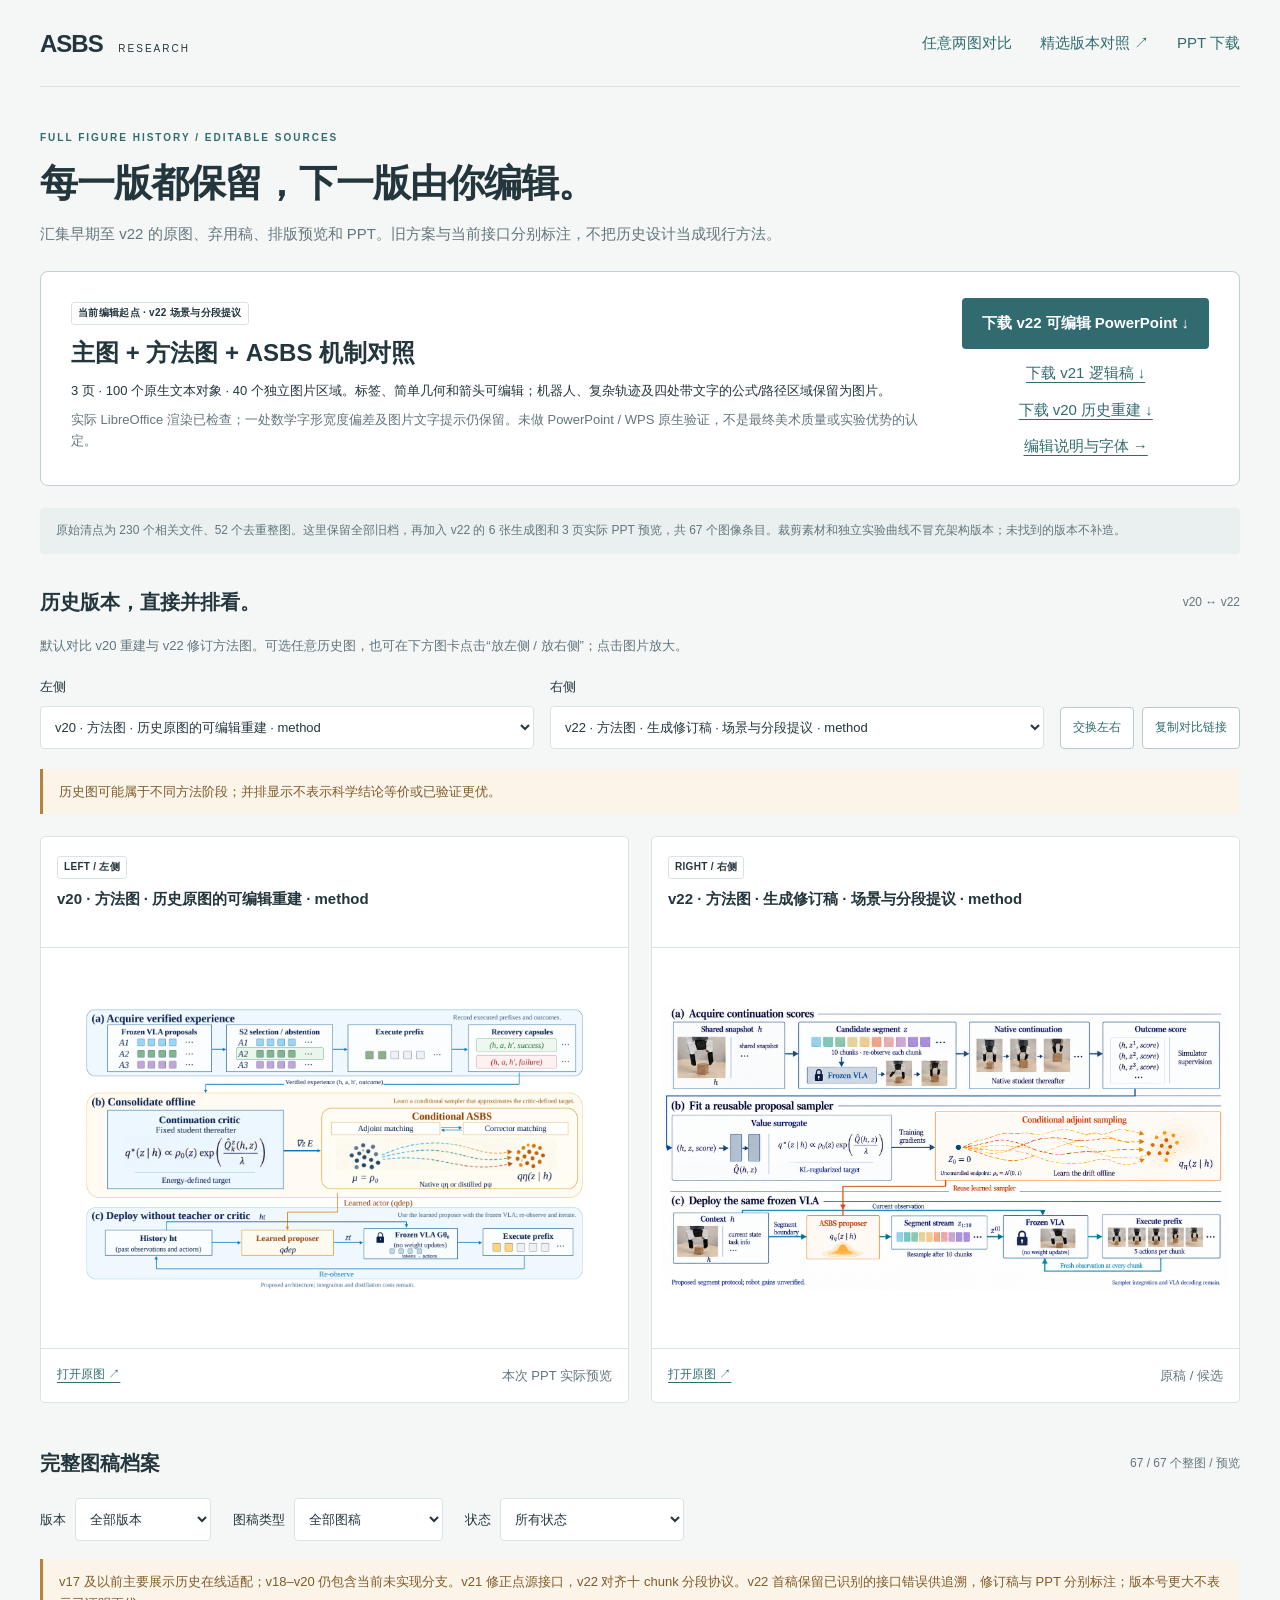
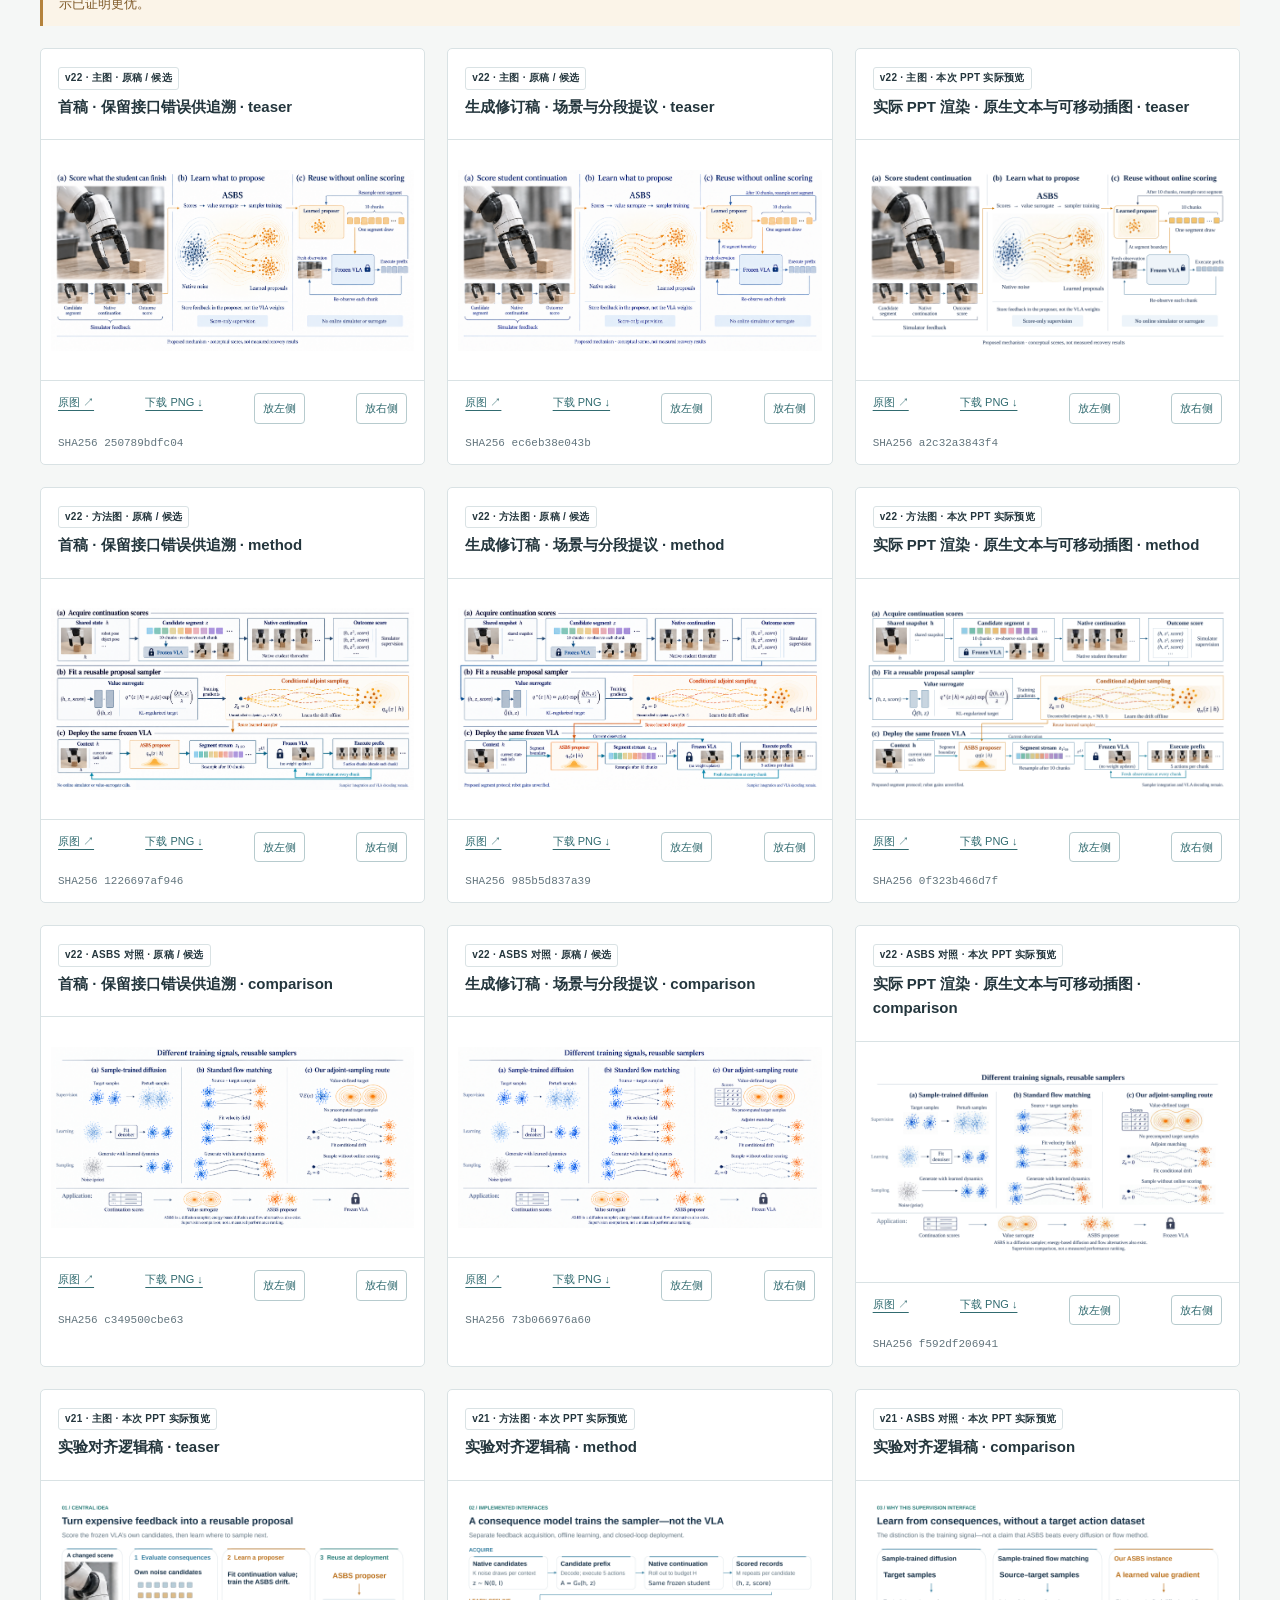
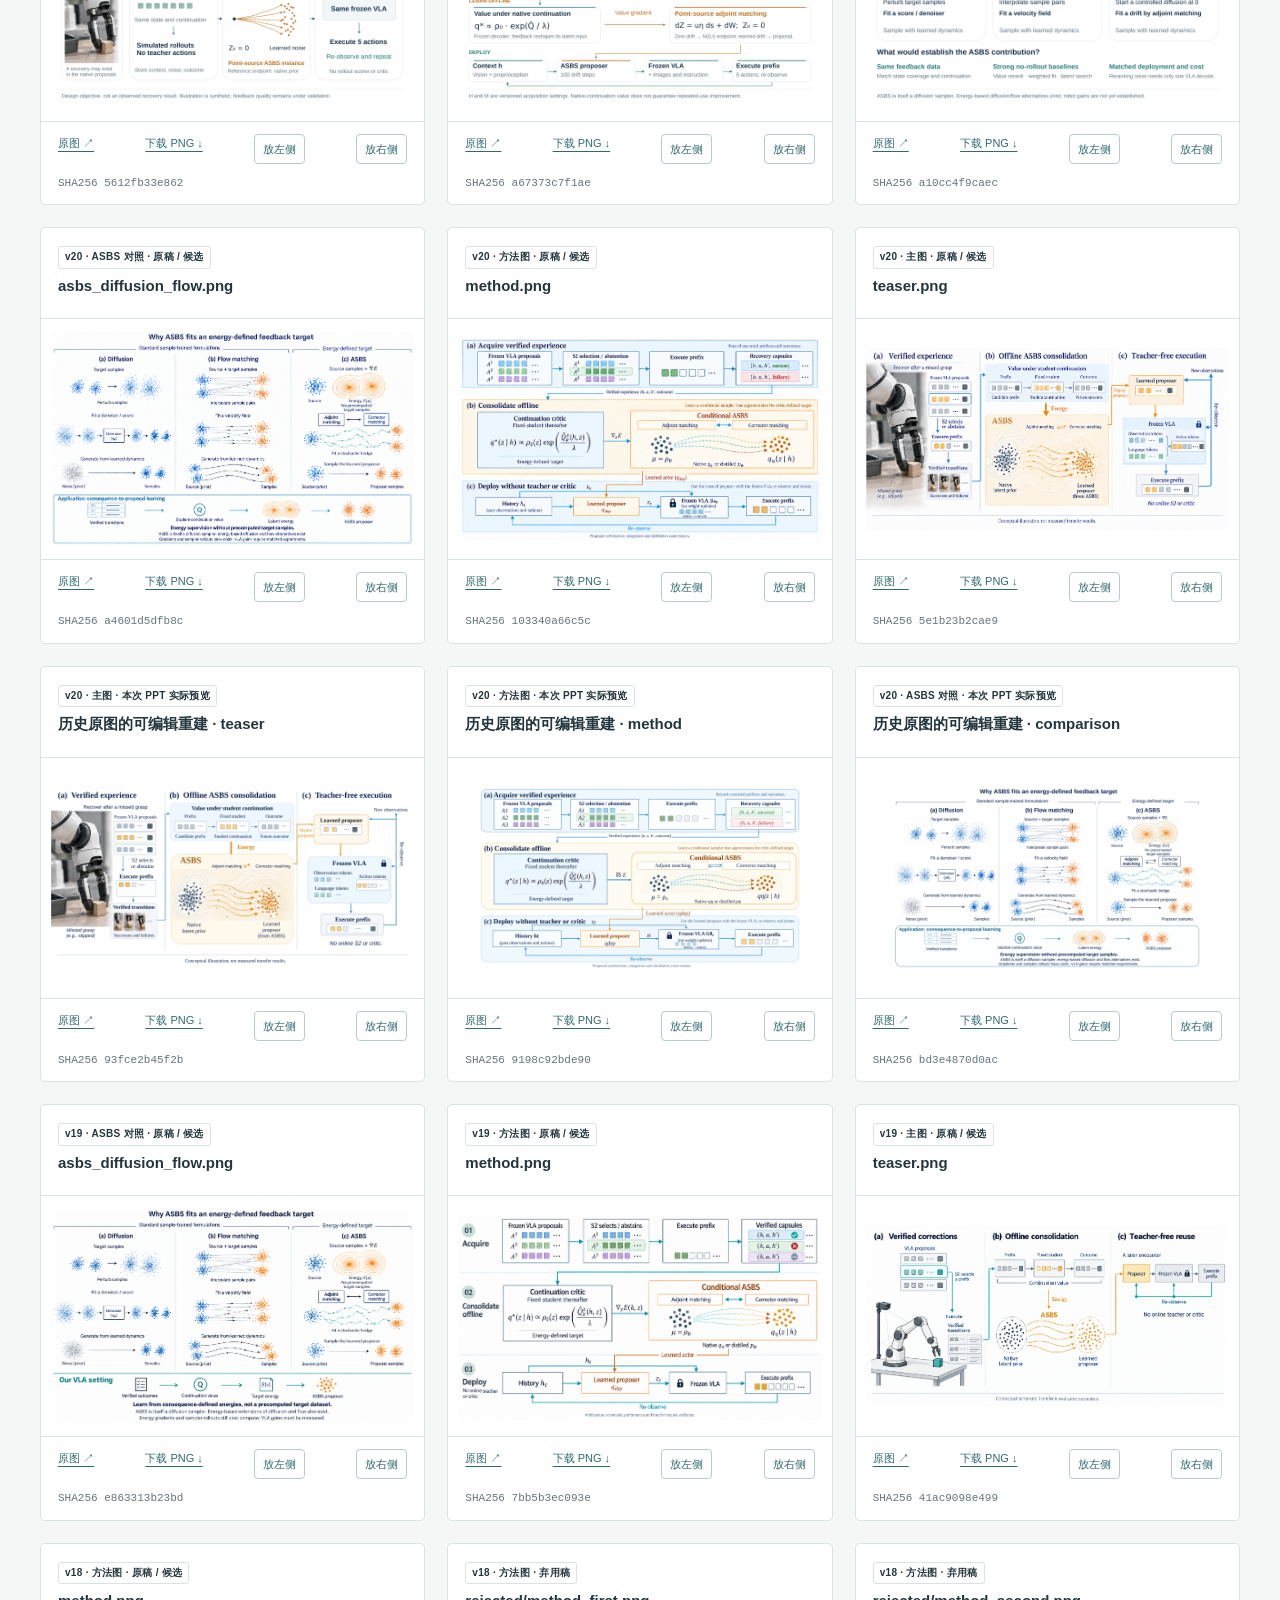
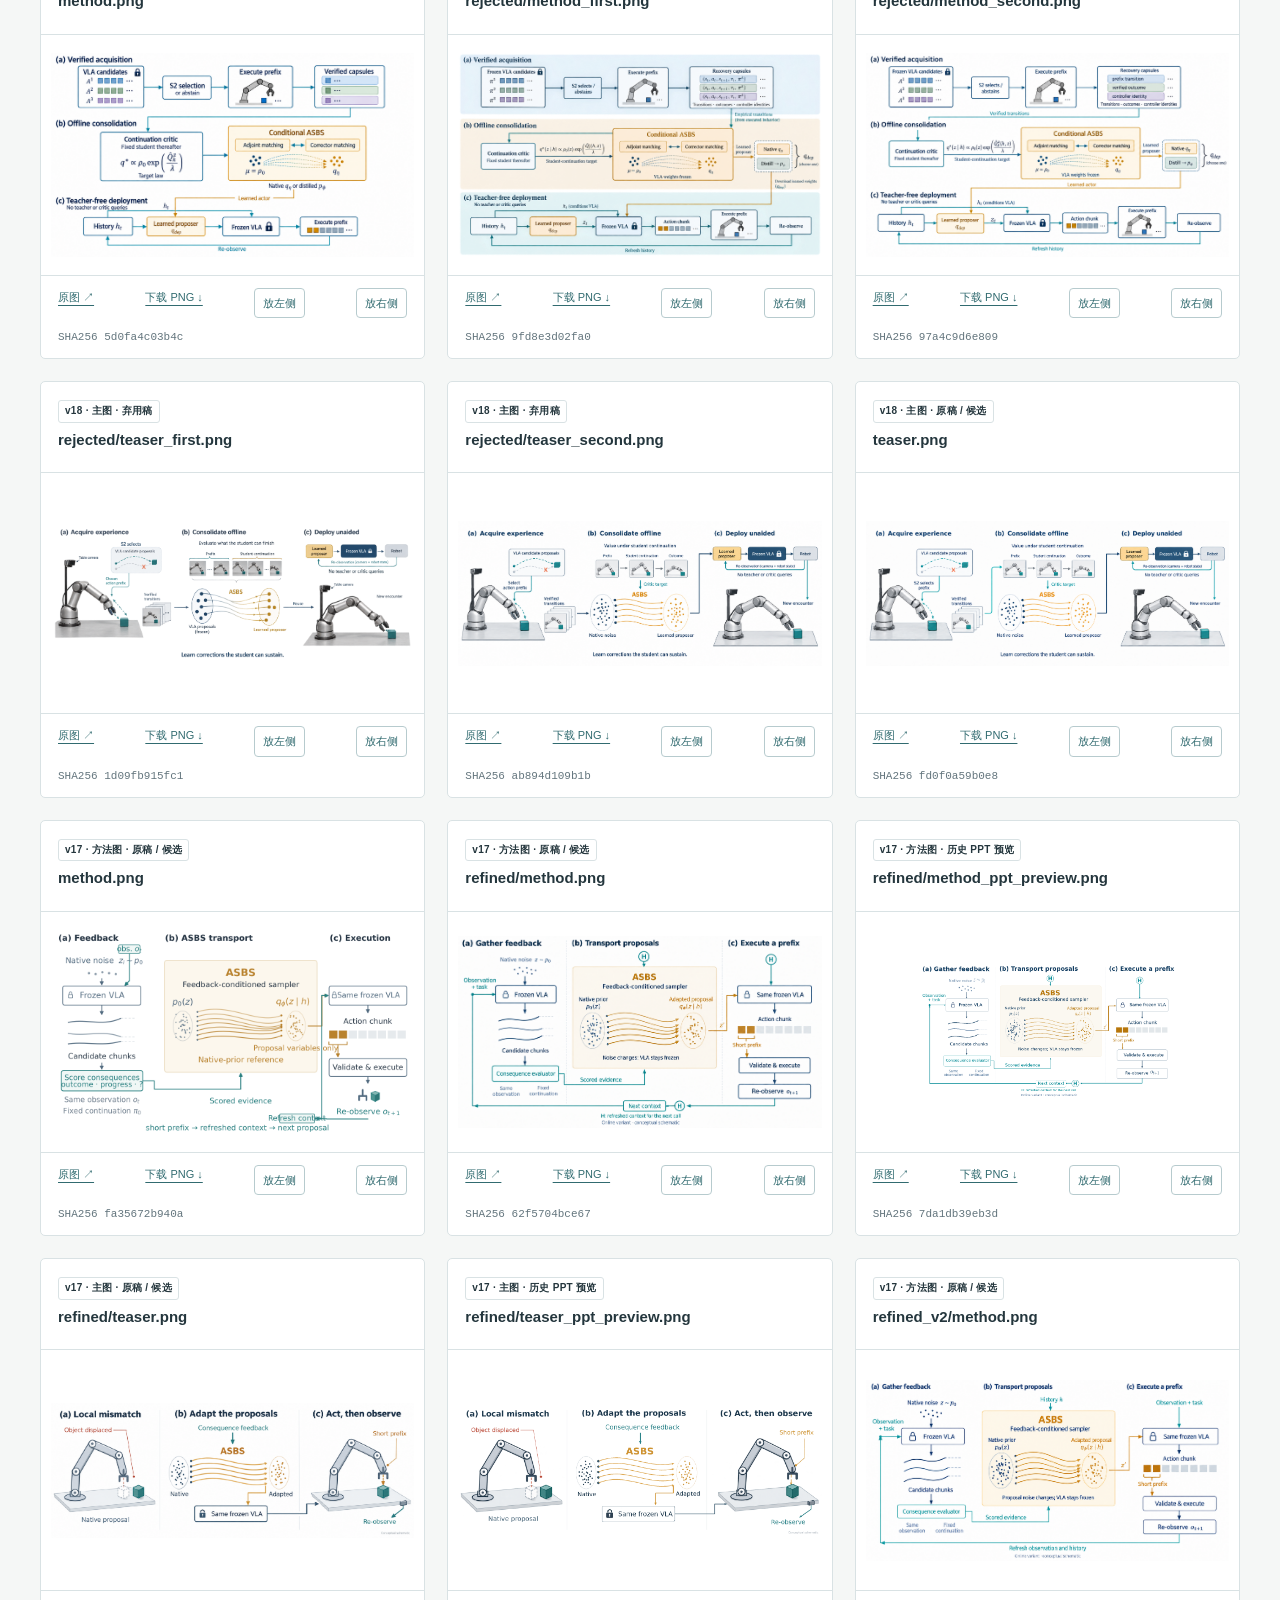
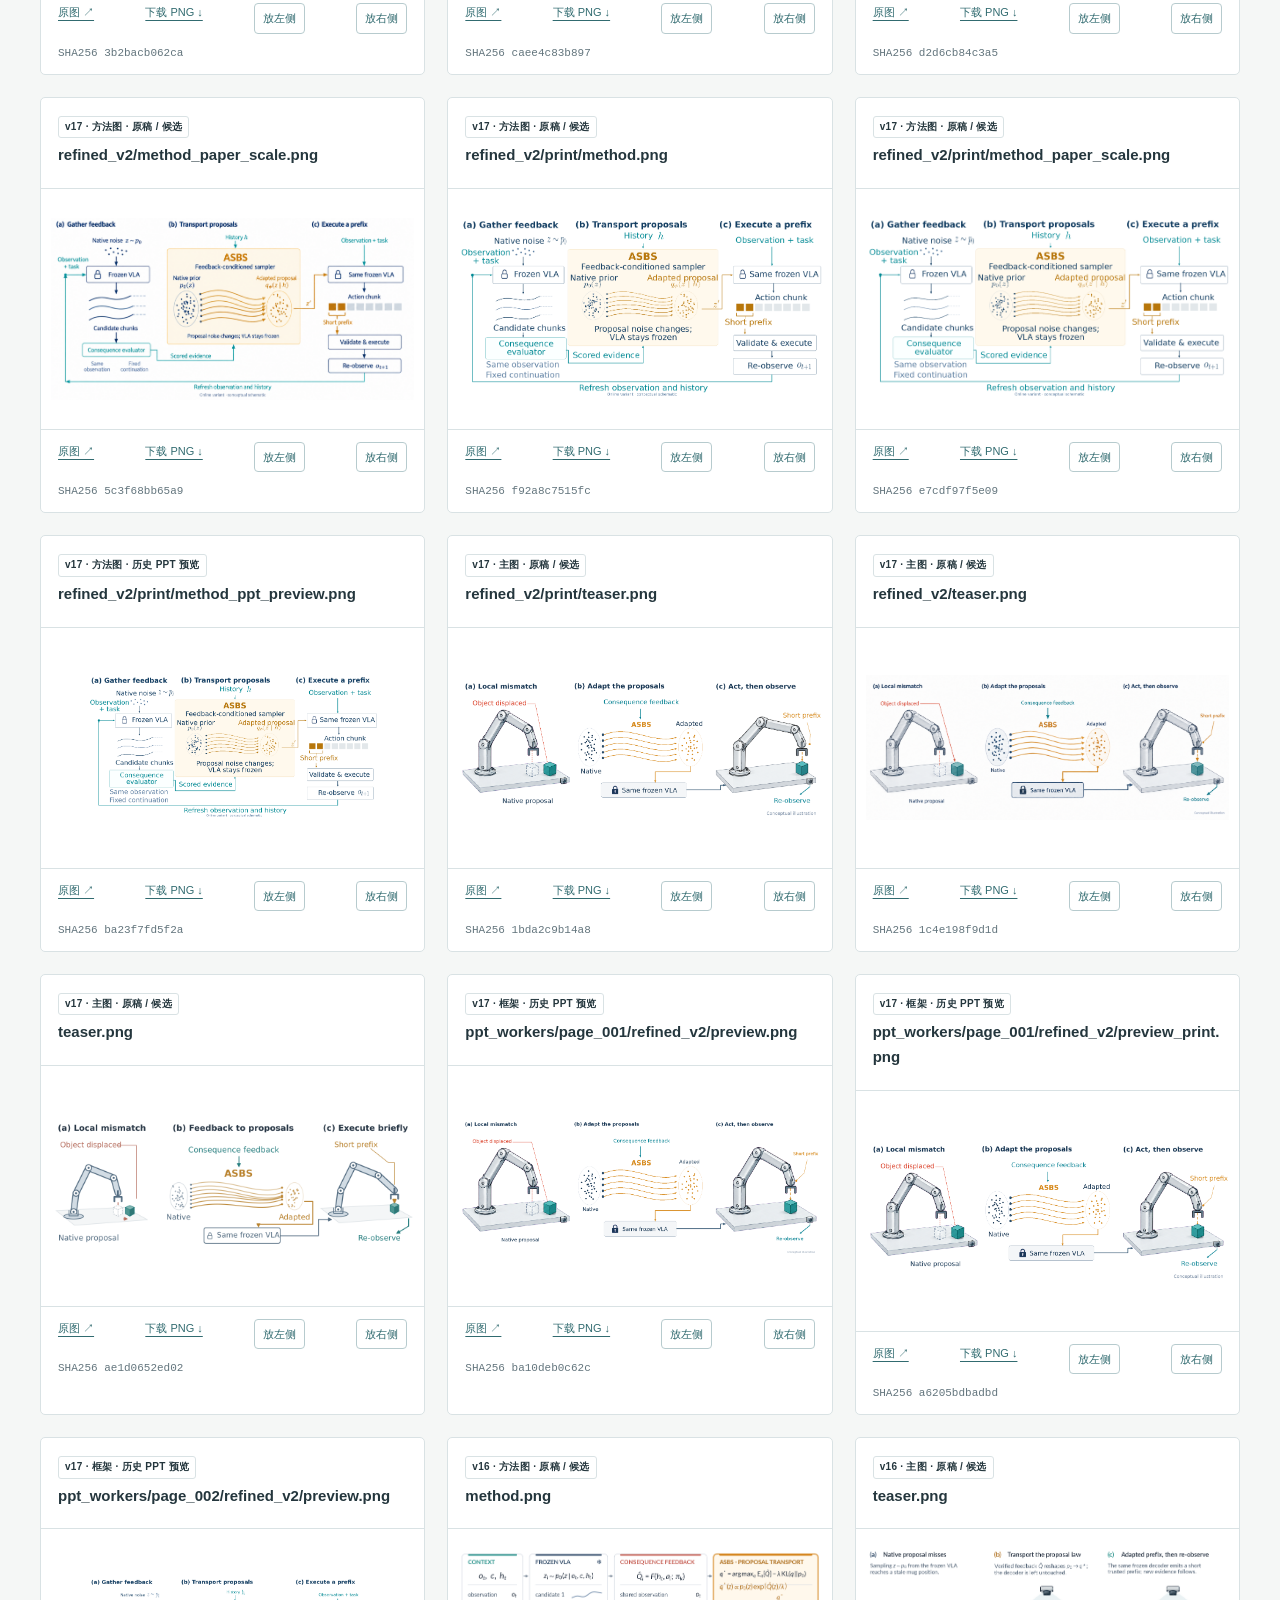
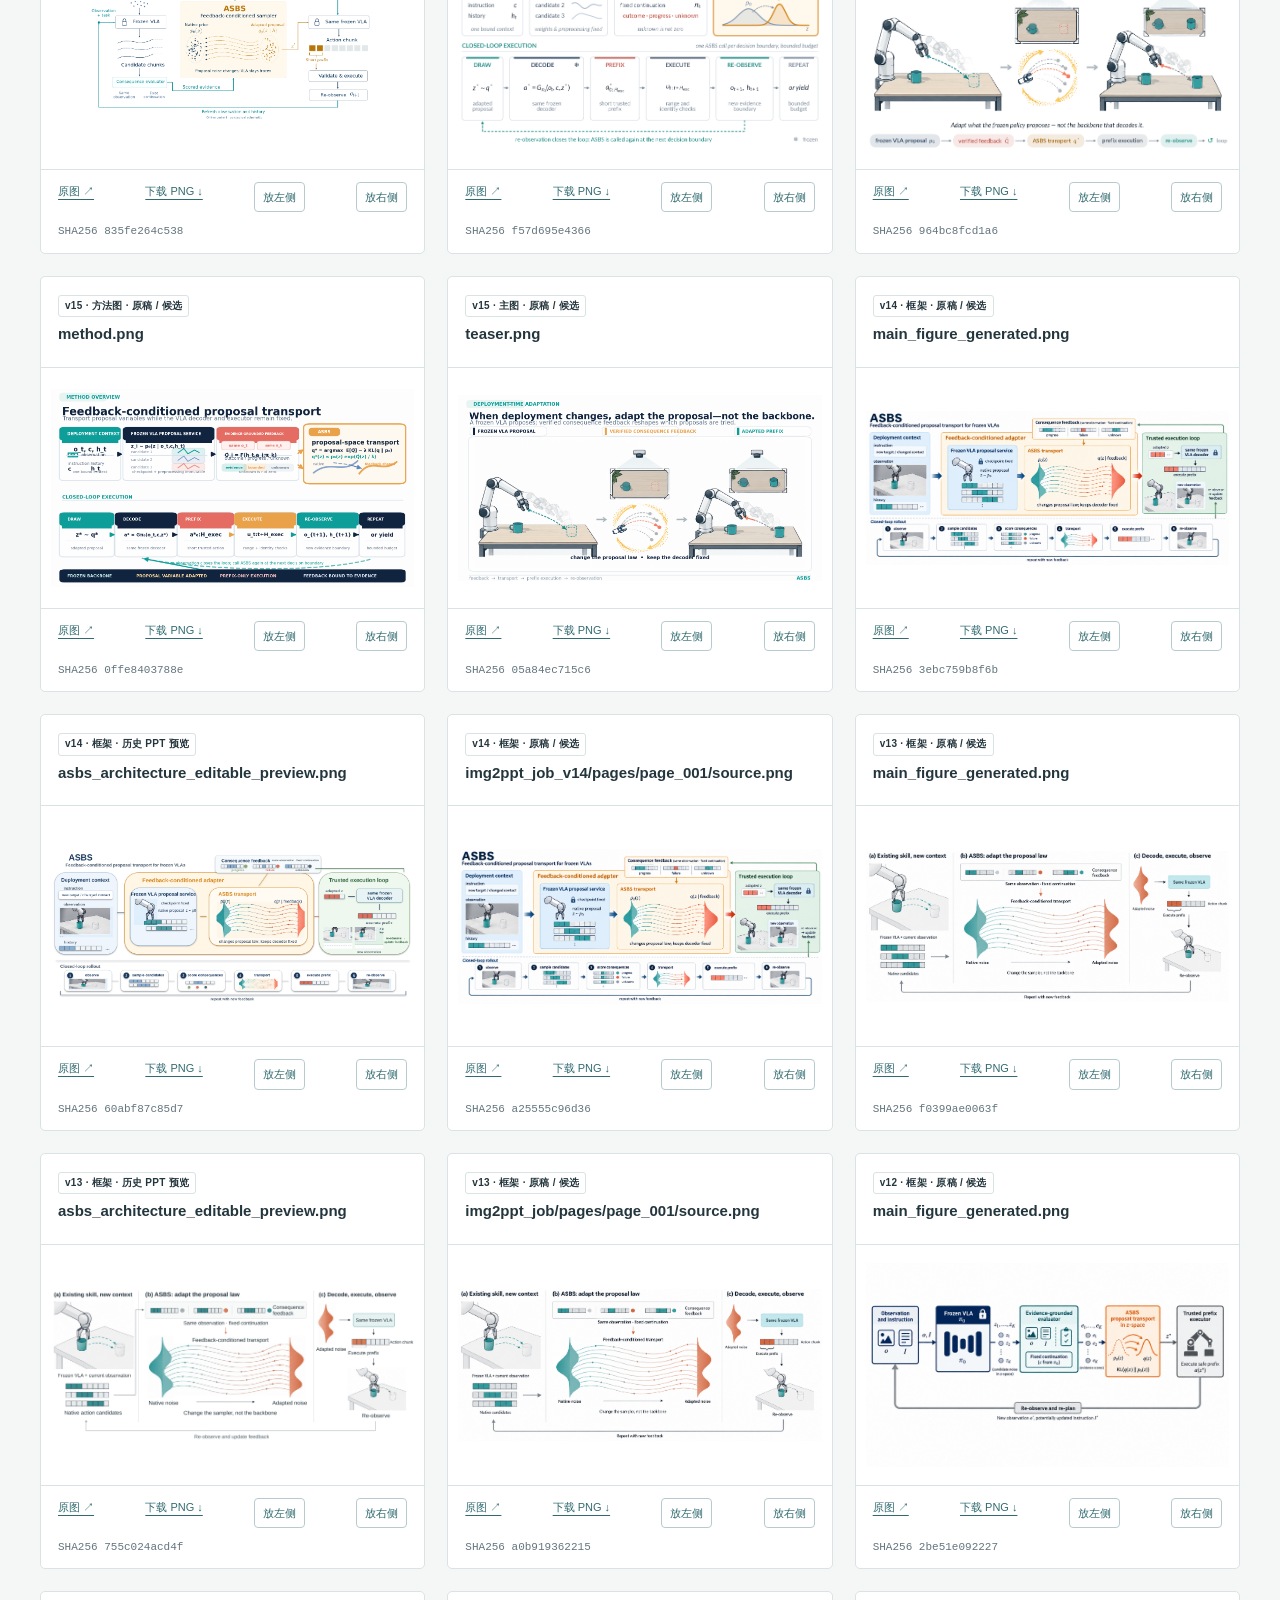
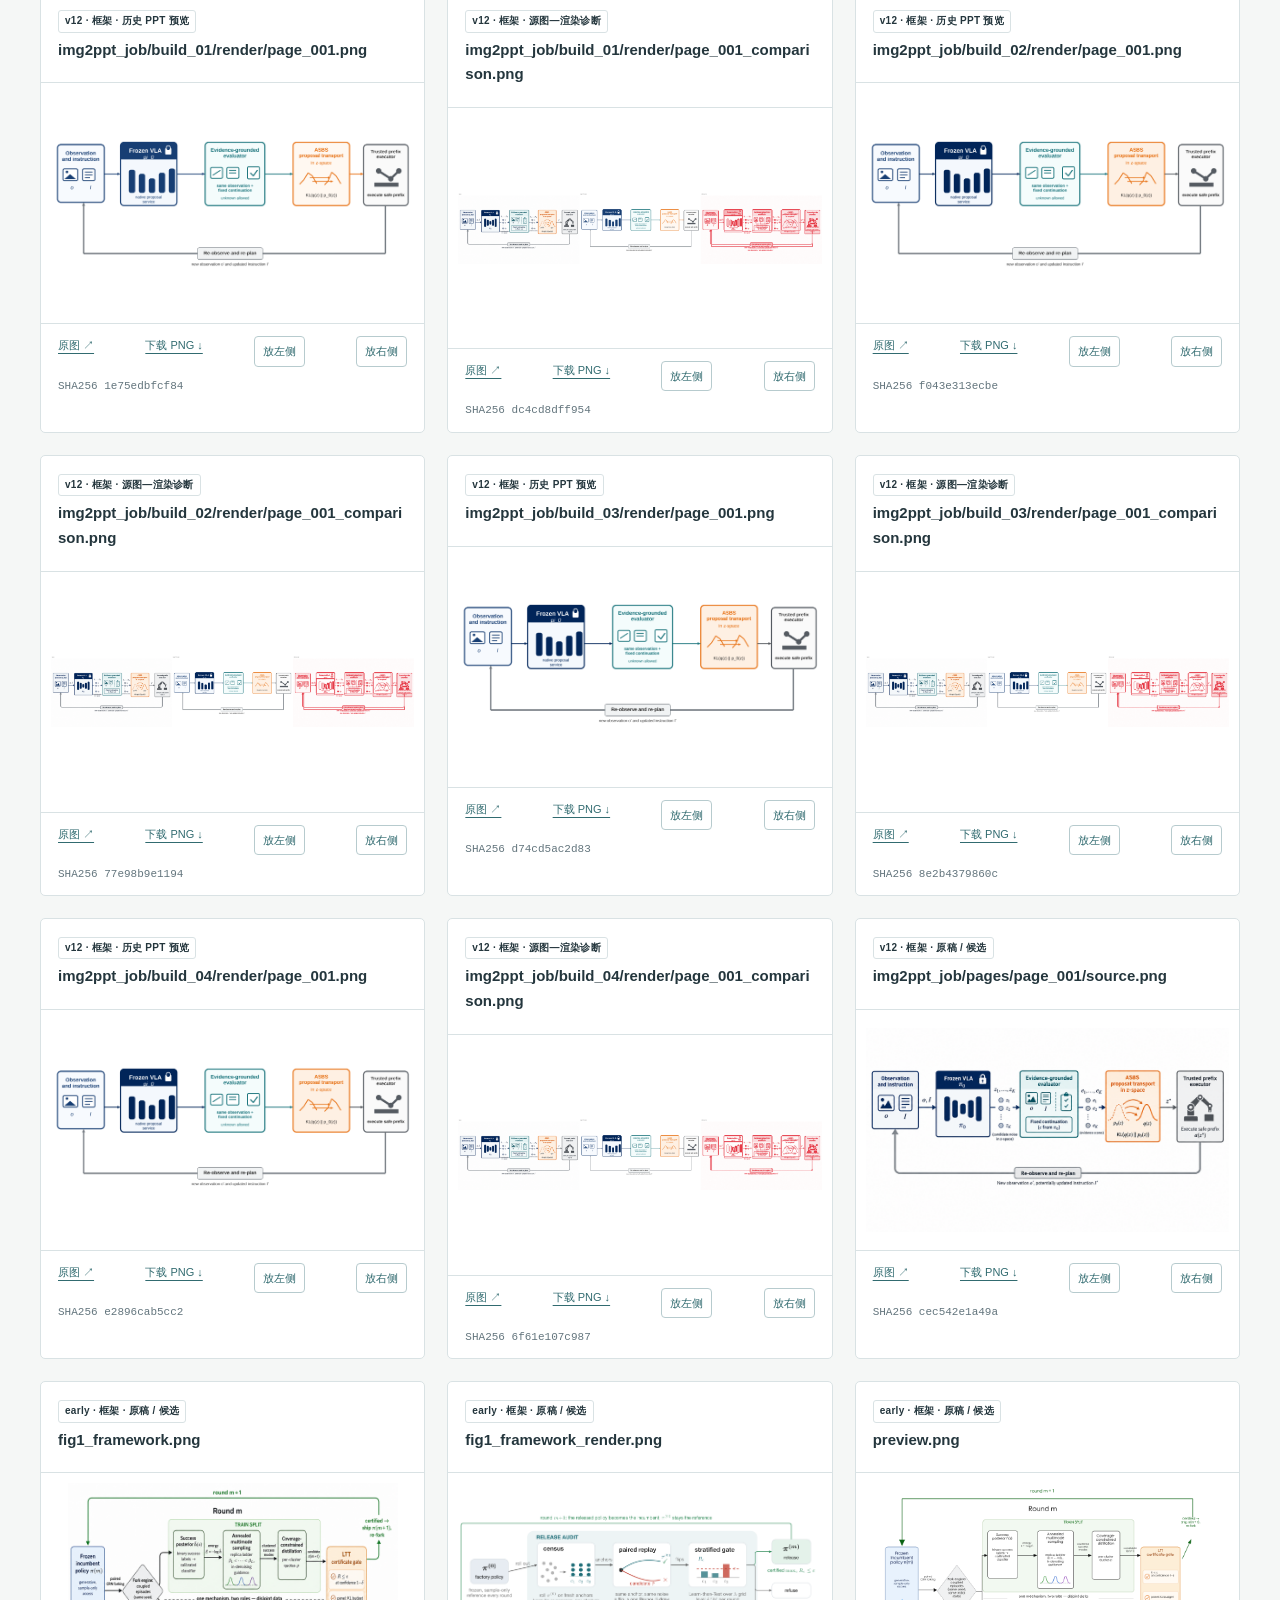
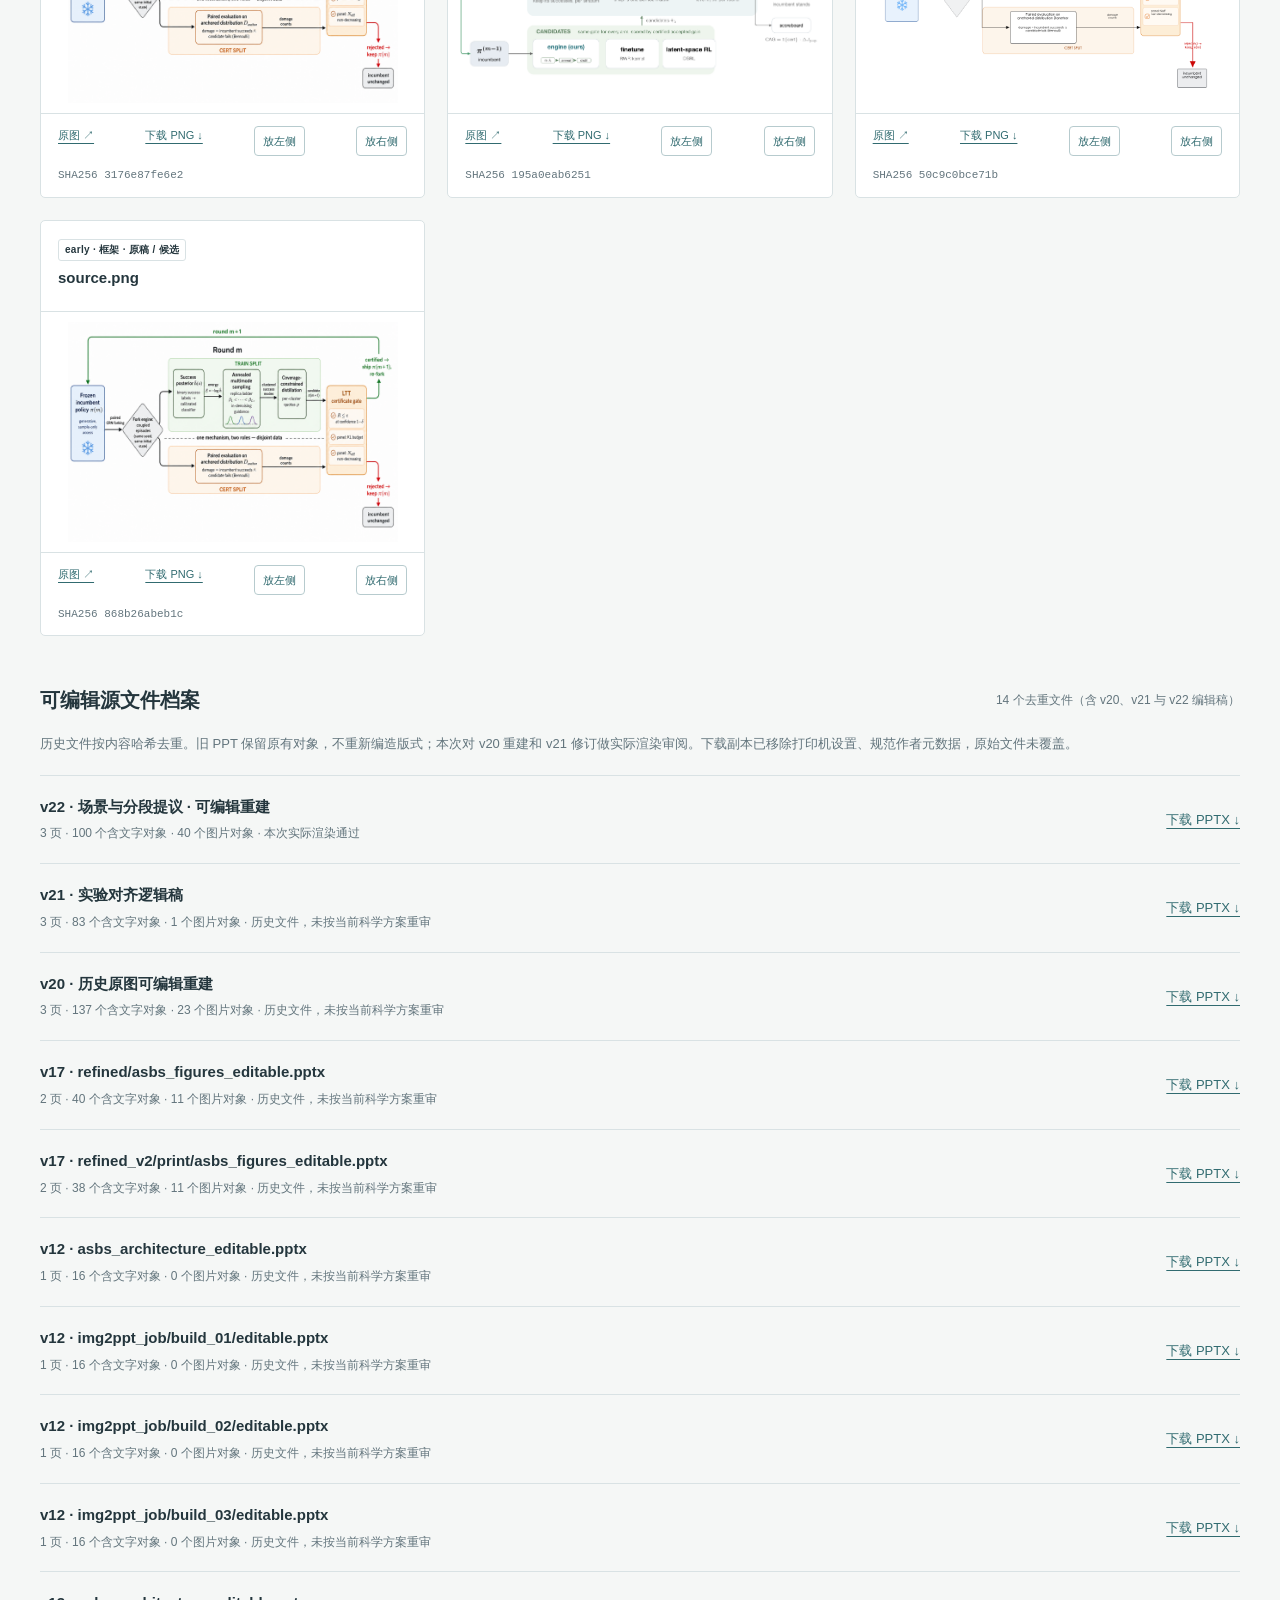
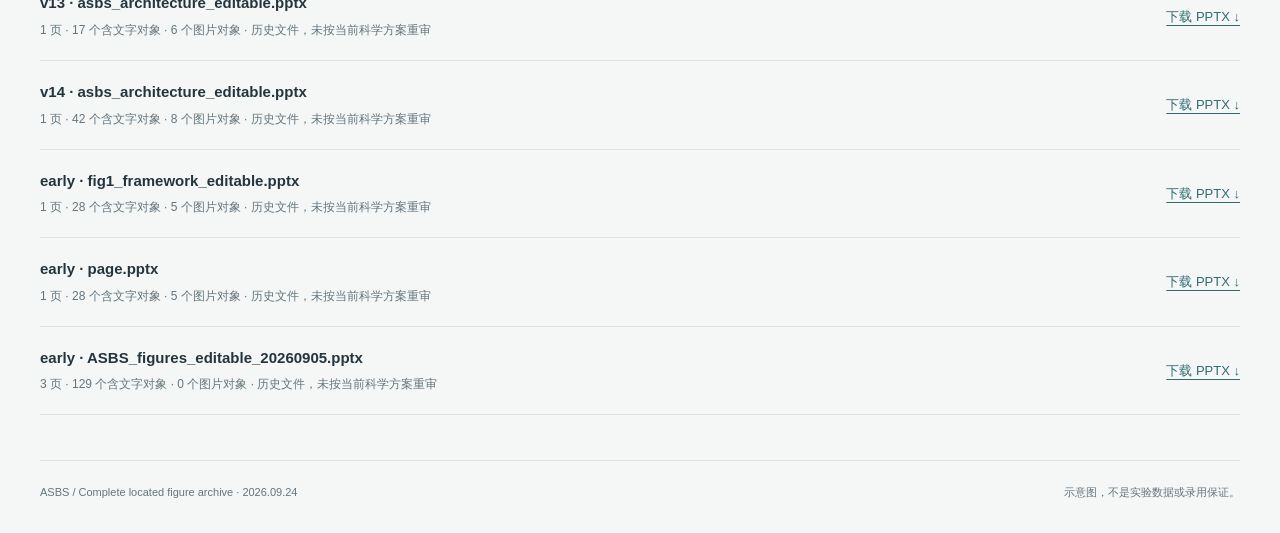
<file: figure-history.html>
<!doctype html>
<html lang="zh-CN"><head><meta charset="utf-8"><meta name="viewport" content="width=device-width,initial-scale=1"><meta name="referrer" content="no-referrer"><title>ASBS · 完整图稿历史与可编辑 PPT</title><link rel="stylesheet" href="figure-gallery.css"><link rel="stylesheet" href="figure-history.css"><script src="figure-history-data.js" defer></script><script src="figure-history.js" defer></script></head>
<body><a class="skip-link" href="#archive">跳到图稿历史</a><main>
<nav class="site-nav"><a class="wordmark" href="index.html">ASBS <span>RESEARCH</span></a><div><a href="#history-compare">任意两图对比</a><a href="paper-figures.html">精选版本对照 ↗</a><a href="#decks">PPT 下载</a></div></nav>
<header class="intro"><div><p class="eyebrow">FULL FIGURE HISTORY / EDITABLE SOURCES</p><h1>每一版都保留，下一版由你编辑。</h1><p class="lead">汇集早期至 v22 的原图、弃用稿、排版预览和 PPT。旧方案与当前接口分别标注，不把历史设计当成现行方法。</p></div></header>
<section class="download-hero"><div><span class="tag">当前编辑起点 · v22 场景与分段提议</span><h2>主图 + 方法图 + ASBS 机制对照</h2><p>3 页 · 100 个原生文本对象 · 40 个独立图片区域。标签、简单几何和箭头可编辑；机器人、复杂轨迹及四处带文字的公式/路径区域保留为图片。</p><p class="muted">实际 LibreOffice 渲染已检查；一处数学字形宽度偏差及图片文字提示仍保留。未做 PowerPoint / WPS 原生验证，不是最终美术质量或实验优势的认定。</p></div><div><a class="primary-download" href="downloads/v22-editable.pptx" download>下载 v22 可编辑 PowerPoint ↓</a><a href="downloads/v21-aligned.pptx" download>下载 v21 逻辑稿 ↓</a><a href="downloads/v20-editable.pptx" download>下载 v20 历史重建 ↓</a><a href="editing-guide.html">编辑说明与字体 →</a></div></section>
<p class="scope-note">原始清点为 230 个相关文件、52 个去重整图。这里保留全部旧档，再加入 v22 的 6 张生成图和 3 页实际 PPT 预览，共 67 个图像条目。裁剪素材和独立实验曲线不冒充架构版本；未找到的版本不补造。</p>
<section id="history-compare" aria-labelledby="compare-heading"><div class="section-heading"><h2 id="compare-heading">历史版本，直接并排看。</h2><span id="pair-status" role="status" aria-live="polite"></span></div><p class="muted">默认对比 v20 重建与 v22 修订方法图。可选任意历史图，也可在下方图卡点击“放左侧 / 放右侧”；点击图片放大。</p><div class="history-compare-controls"><label>左侧<select id="compare-left"></select></label><label>右侧<select id="compare-right"></select></label><div><button type="button" id="swap-compare">交换左右</button><button type="button" id="copy-compare">复制对比链接</button></div></div><p class="warning">历史图可能属于不同方法阶段；并排显示不表示科学结论等价或已验证更优。</p><div id="history-compare-panels" class="history-compare-panels"></div></section>
<section id="archive"><div class="section-heading"><h2>完整图稿档案</h2><span id="count" role="status" aria-live="polite"></span></div>
<div class="archive-filters"><label>版本<select id="version"><option value="all">全部版本</option></select></label><label>图稿类型<select id="kind"><option value="all">全部图稿</option><option value="teaser">主图</option><option value="method">方法图</option><option value="comparison">ASBS 对照</option><option value="framework">早期框架 / 其他</option></select></label><label>状态<select id="state"><option value="all">所有状态</option><option value="candidate">原稿 / 候选</option><option value="rejected">弃用稿</option><option value="ppt-preview">历史 PPT 预览</option><option value="render-comparison">源图—渲染诊断</option><option value="editable-preview">本次可编辑 PPT 预览</option></select></label></div>
<p class="warning">v17 及以前主要展示历史在线适配；v18–v20 仍包含当前未实现分支。v21 修正点源接口，v22 对齐十 chunk 分段协议。v22 首稿保留已识别的接口错误供追溯，修订稿与 PPT 分别标注；版本号更大不表示已证明更优。</p>
<div id="archive-grid" class="archive-grid"></div></section>
<section id="decks"><div class="section-heading"><h2>可编辑源文件档案</h2><span id="deck-count"></span></div><p class="muted">历史文件按内容哈希去重。旧 PPT 保留原有对象，不重新编造版式；本次对 v20 重建和 v21 修订做实际渲染审阅。下载副本已移除打印机设置、规范作者元数据，原始文件未覆盖。</p><div id="deck-list" class="deck-list"></div></section>
<footer><span>ASBS / Complete located figure archive · 2026.09.24</span><span>示意图，不是实验数据或录用保证。</span></footer></main>
<dialog id="archive-lightbox" aria-labelledby="zoom-title"><div class="lightbox-bar"><h2 id="zoom-title">图稿</h2><button id="zoom-close" type="button">关闭 ×</button></div><div class="lightbox-body"><img id="zoom-image" alt=""></div><a id="zoom-original" target="_blank" rel="noopener">打开原图 ↗</a></dialog>
<noscript><p>可直接<a href="downloads/v21-aligned.pptx">下载当前实验对齐 PPT</a>或<a href="downloads/v20-editable.pptx">v20 历史重建</a>。图稿筛选需要 JavaScript。</p></noscript></body></html>
</file>
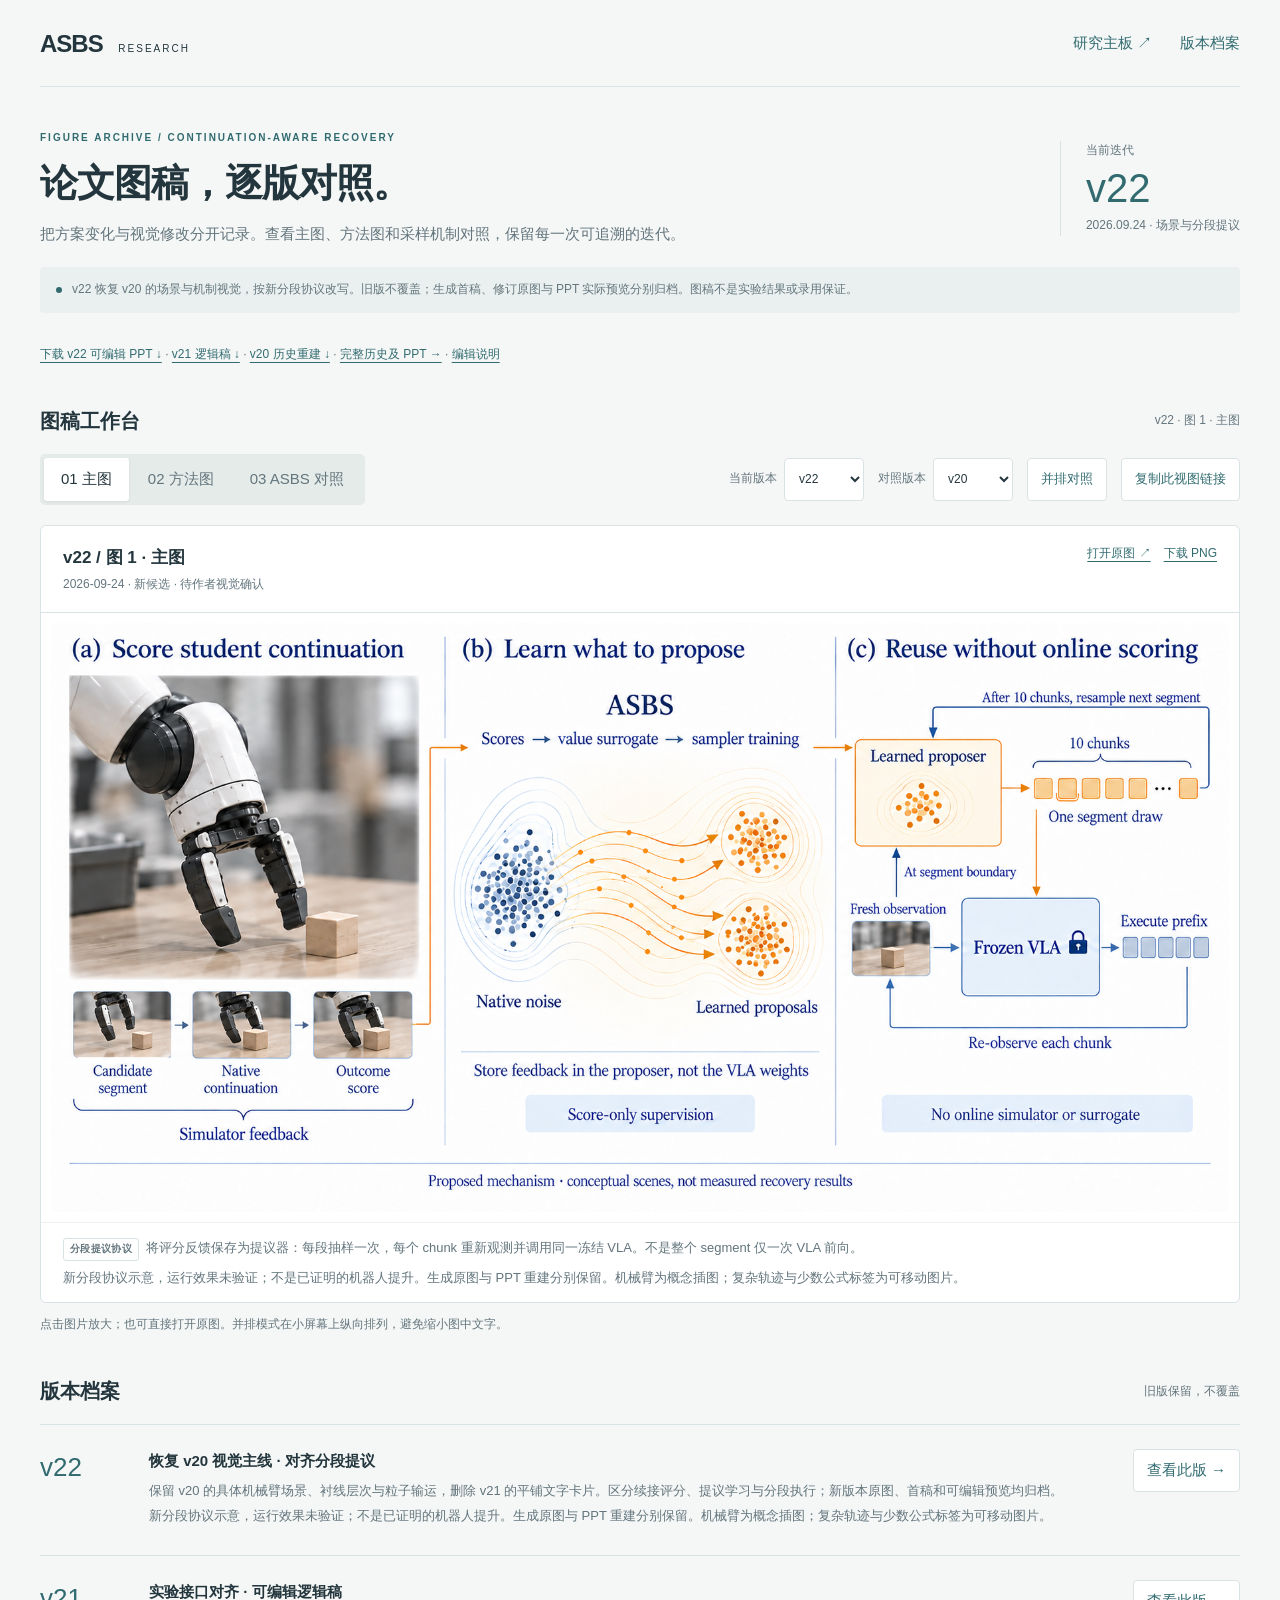
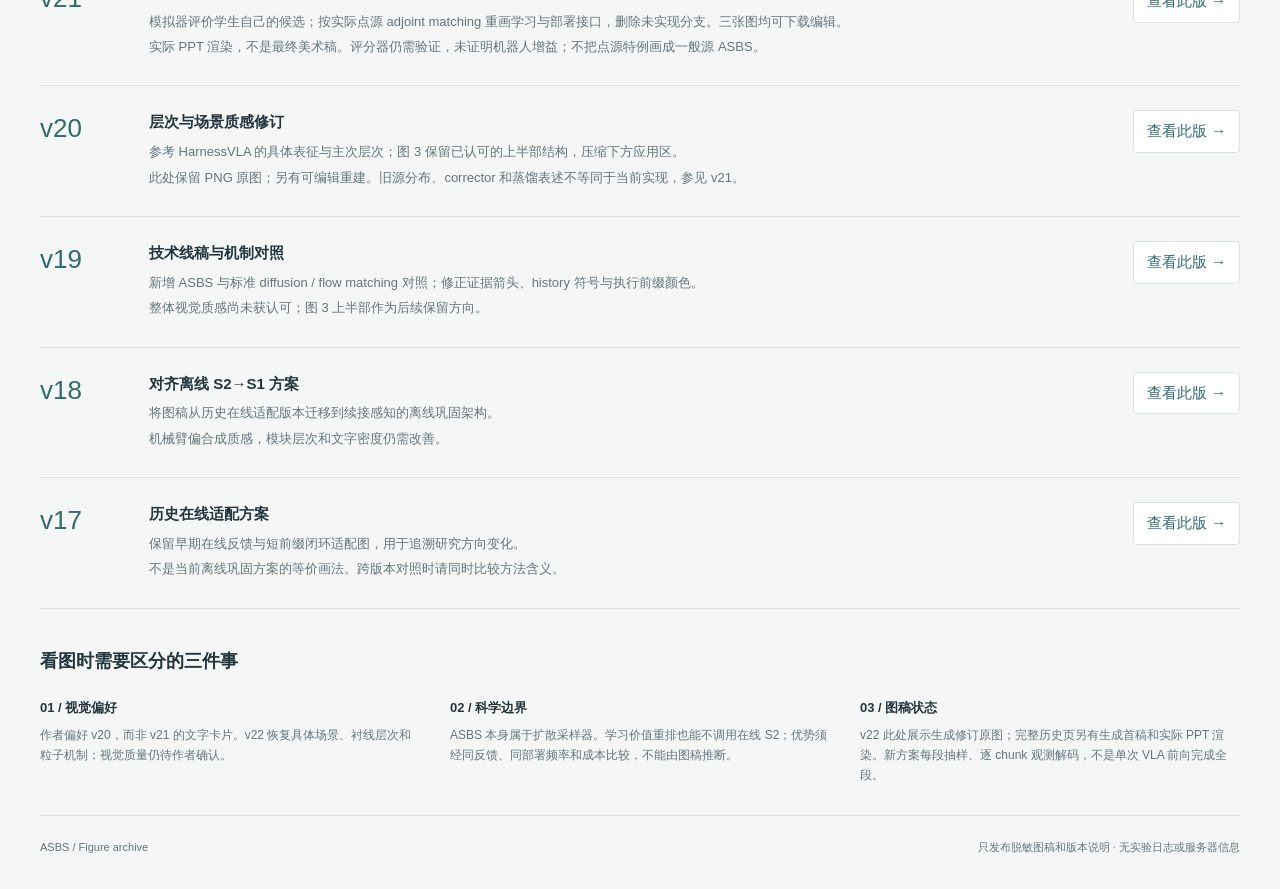
<file: paper-figures.html>
<!doctype html>
<html lang="zh-CN">
<head>
  <meta charset="utf-8">
  <meta name="viewport" content="width=device-width,initial-scale=1">
  <meta name="referrer" content="no-referrer">
  <meta name="description" content="ASBS 论文图稿的版本档案、原图与并排对照。区分科学方案变化与视觉修改。">
  <title>ASBS · 论文图稿与版本对照</title>
  <link rel="stylesheet" href="figure-gallery.css">
  <script src="figure-versions.js" defer></script>
  <script src="figure-gallery.js" defer></script>
</head>
<body>
  <a class="skip-link" href="#workspace">跳到图稿</a>
  <main>
    <nav class="site-nav" aria-label="页面导航"><a class="wordmark" href="index.html">ASBS <span>RESEARCH</span></a><div><a href="index.html">研究主板 ↗</a><a href="#history">版本档案</a></div></nav>
    <header class="intro"><div><p class="eyebrow">FIGURE ARCHIVE / CONTINUATION-AWARE RECOVERY</p><h1>论文图稿，逐版对照。</h1><p class="lead">把方案变化与视觉修改分开记录。查看主图、方法图和采样机制对照，保留每一次可追溯的迭代。</p></div><div class="archive-mark"><span>当前迭代</span><strong id="latest-label">v22</strong><span>2026.09.24 · 场景与分段提议</span></div></header>
    <p class="scope-note"><span class="status-dot"></span>v22 恢复 v20 的场景与机制视觉，按新分段协议改写。旧版不覆盖；生成首稿、修订原图与 PPT 实际预览分别归档。图稿不是实验结果或录用保证。</p>
    <p class="viewer-tip"><a href="downloads/v22-editable.pptx" download>下载 v22 可编辑 PPT ↓</a> · <a href="downloads/v21-aligned.pptx" download>v21 逻辑稿 ↓</a> · <a href="downloads/v20-editable.pptx" download>v20 历史重建 ↓</a> · <a href="figure-history.html">完整历史及 PPT →</a> · <a href="editing-guide.html">编辑说明</a></p>
    <section id="workspace" aria-labelledby="workspace-title">
      <div class="section-heading"><h2 id="workspace-title">图稿工作台</h2><span id="selection-status" role="status" aria-live="polite"></span></div>
      <div class="toolbar">
        <div class="figure-tabs" role="group" aria-label="选择图稿"><button type="button" data-figure="teaser" aria-pressed="true">01 主图</button><button type="button" data-figure="method" aria-pressed="false">02 方法图</button><button type="button" data-figure="comparison" aria-pressed="false">03 ASBS 对照</button></div>
        <div class="selectors"><label>当前版本<select id="version-select"></select></label><label class="compare-select-wrap">对照版本<select id="compare-select"></select></label><button type="button" id="compare-toggle" aria-pressed="false">并排对照</button><button type="button" id="copy-link">复制此视图链接</button></div>
      </div>
      <p id="formulation-warning" class="warning" hidden></p>
      <div id="figures" class="figures"></div>
      <p class="viewer-tip">点击图片放大；也可直接打开原图。并排模式在小屏幕上纵向排列，避免缩小图中文字。</p>
    </section>
    <section id="history" aria-labelledby="history-title"><div class="section-heading"><h2 id="history-title">版本档案</h2><span>旧版保留，不覆盖</span></div><div id="history-list" class="history-list"></div></section>
    <section class="reading-notes" aria-labelledby="notes-title"><h2 id="notes-title">看图时需要区分的三件事</h2><div><article><h3>01 / 视觉偏好</h3><p>作者偏好 v20，而非 v21 的文字卡片。v22 恢复具体场景、衬线层次和粒子机制；视觉质量仍待作者确认。</p></article><article><h3>02 / 科学边界</h3><p>ASBS 本身属于扩散采样器。学习价值重排也能不调用在线 S2；优势须经同反馈、同部署频率和成本比较，不能由图稿推断。</p></article><article><h3>03 / 图稿状态</h3><p>v22 此处展示生成修订原图；完整历史页另有生成首稿和实际 PPT 渲染。新方案每段抽样、逐 chunk 观测解码，不是单次 VLA 前向完成全段。</p></article></div></section>
    <footer><span>ASBS / Figure archive</span><span>只发布脱敏图稿和版本说明 · 无实验日志或服务器信息</span></footer>
  </main>
  <dialog id="lightbox" aria-labelledby="lightbox-title"><div class="lightbox-bar"><h2 id="lightbox-title">图稿原图</h2><button type="button" id="close-lightbox" aria-label="关闭放大图">关闭 ×</button></div><div class="lightbox-body"><img id="lightbox-image" alt=""></div><a id="lightbox-original" target="_blank" rel="noopener">打开原图 ↗</a></dialog>
  <noscript><p class="noscript">版本切换需要 JavaScript。可直接查看 <a href="figures/v19/teaser.png">v19 主图</a>、<a href="figures/v19/method.png">方法图</a>、<a href="figures/v19/asbs_diffusion_flow.png">ASBS 对照图</a>。</p></noscript>
</body>
</html>
</file>
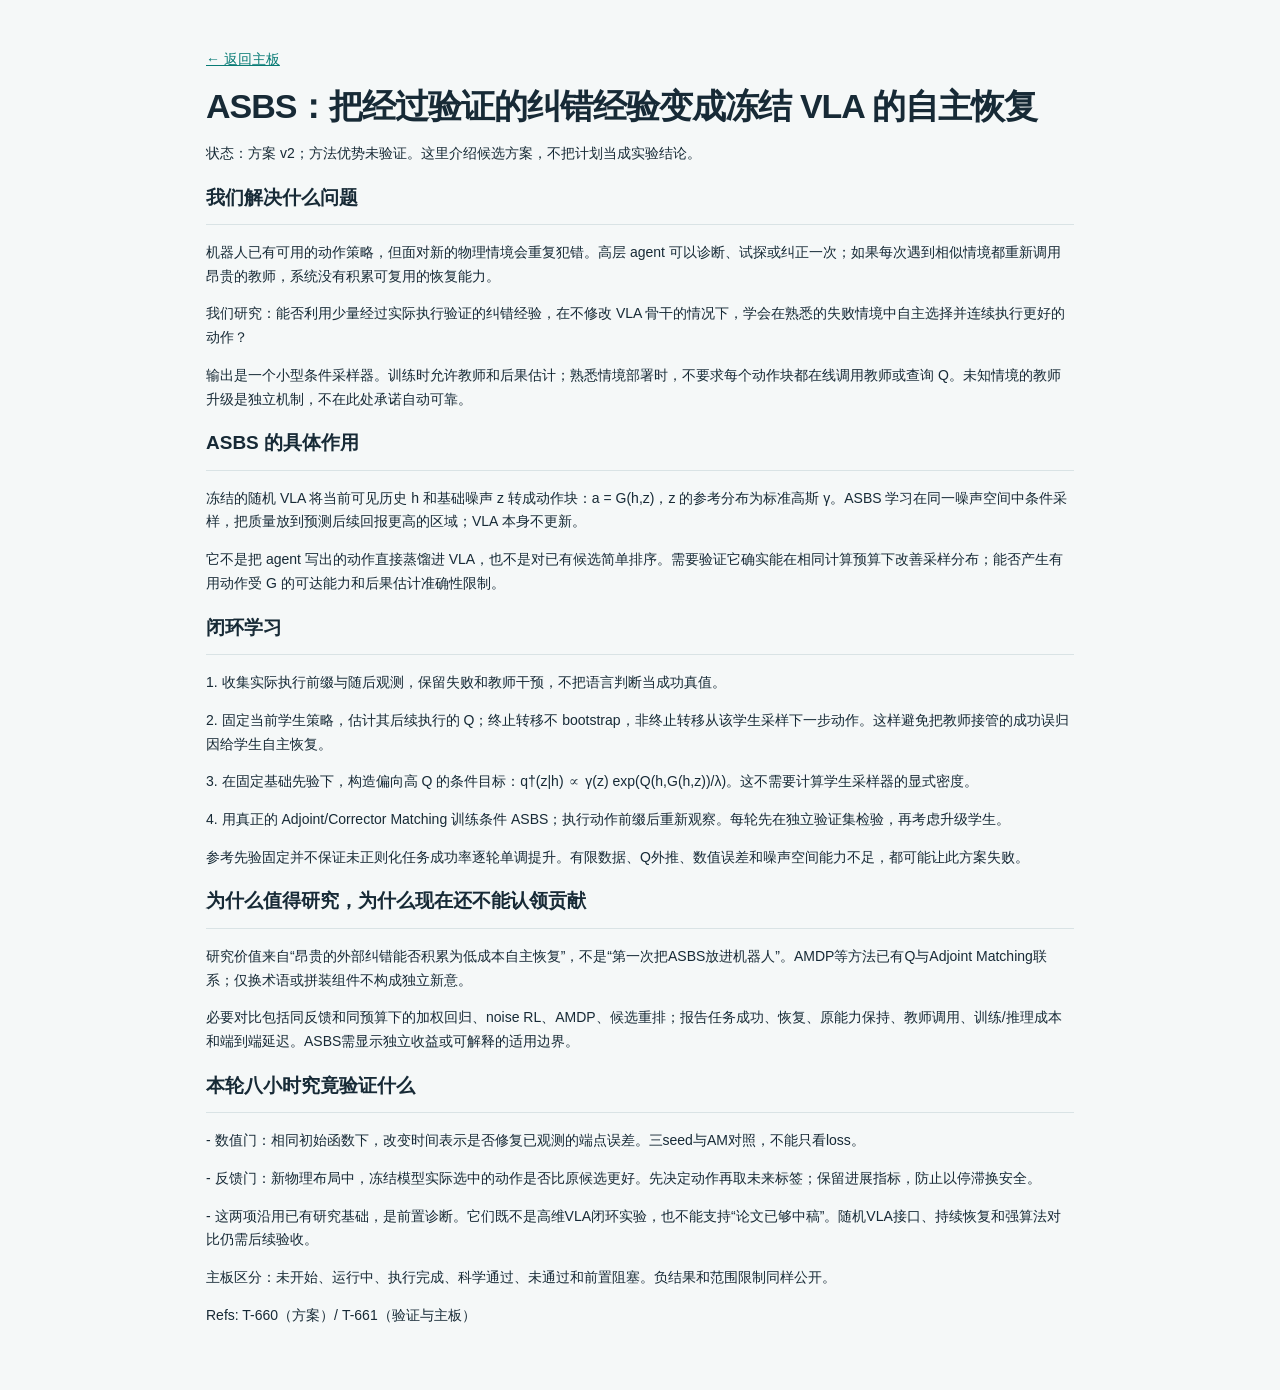
<file: proposal.html>
<!doctype html><html lang="zh-CN"><meta charset="utf-8"><meta name="viewport" content="width=device-width,initial-scale=1"><title>ASBS · 方案 v2</title><link rel="stylesheet" href="style.css"><body><main style="max-width:900px;margin:2rem auto;padding:1rem"><a href="index.html">← 返回主板</a><h1>ASBS：把经过验证的纠错经验变成冻结 VLA 的自主恢复</h1><p>状态：方案 v2；方法优势未验证。这里介绍候选方案，不把计划当成实验结论。</p><h2>我们解决什么问题</h2><p>机器人已有可用的动作策略，但面对新的物理情境会重复犯错。高层 agent 可以诊断、试探或纠正一次；如果每次遇到相似情境都重新调用昂贵的教师，系统没有积累可复用的恢复能力。</p><p>我们研究：能否利用少量经过实际执行验证的纠错经验，在不修改 VLA 骨干的情况下，学会在熟悉的失败情境中自主选择并连续执行更好的动作？</p><p>输出是一个小型条件采样器。训练时允许教师和后果估计；熟悉情境部署时，不要求每个动作块都在线调用教师或查询 Q。未知情境的教师升级是独立机制，不在此处承诺自动可靠。</p><h2>ASBS 的具体作用</h2><p>冻结的随机 VLA 将当前可见历史 h 和基础噪声 z 转成动作块：a = G(h,z)，z 的参考分布为标准高斯 γ。ASBS 学习在同一噪声空间中条件采样，把质量放到预测后续回报更高的区域；VLA 本身不更新。</p><p>它不是把 agent 写出的动作直接蒸馏进 VLA，也不是对已有候选简单排序。需要验证它确实能在相同计算预算下改善采样分布；能否产生有用动作受 G 的可达能力和后果估计准确性限制。</p><h2>闭环学习</h2><p>1. 收集实际执行前缀与随后观测，保留失败和教师干预，不把语言判断当成功真值。</p><p>2. 固定当前学生策略，估计其后续执行的 Q；终止转移不 bootstrap，非终止转移从该学生采样下一步动作。这样避免把教师接管的成功误归因给学生自主恢复。</p><p>3. 在固定基础先验下，构造偏向高 Q 的条件目标：q†(z|h) ∝ γ(z) exp(Q(h,G(h,z))/λ)。这不需要计算学生采样器的显式密度。</p><p>4. 用真正的 Adjoint/Corrector Matching 训练条件 ASBS；执行动作前缀后重新观察。每轮先在独立验证集检验，再考虑升级学生。</p><p>参考先验固定并不保证未正则化任务成功率逐轮单调提升。有限数据、Q外推、数值误差和噪声空间能力不足，都可能让此方案失败。</p><h2>为什么值得研究，为什么现在还不能认领贡献</h2><p>研究价值来自“昂贵的外部纠错能否积累为低成本自主恢复”，不是“第一次把ASBS放进机器人”。AMDP等方法已有Q与Adjoint Matching联系；仅换术语或拼装组件不构成独立新意。</p><p>必要对比包括同反馈和同预算下的加权回归、noise RL、AMDP、候选重排；报告任务成功、恢复、原能力保持、教师调用、训练/推理成本和端到端延迟。ASBS需显示独立收益或可解释的适用边界。</p><h2>本轮八小时究竟验证什么</h2><p>- 数值门：相同初始函数下，改变时间表示是否修复已观测的端点误差。三seed与AM对照，不能只看loss。</p><p>- 反馈门：新物理布局中，冻结模型实际选中的动作是否比原候选更好。先决定动作再取未来标签；保留进展指标，防止以停滞换安全。</p><p>- 这两项沿用已有研究基础，是前置诊断。它们既不是高维VLA闭环实验，也不能支持“论文已够中稿”。随机VLA接口、持续恢复和强算法对比仍需后续验收。</p><p>主板区分：未开始、运行中、执行完成、科学通过、未通过和前置阻塞。负结果和范围限制同样公开。</p><p>Refs: T-660（方案）/ T-661（验证与主板）</p></main></body></html>
</file>
<file: style.css>
:root{color-scheme:light;--ink:#172a36;--muted:#5b707b;--teal:#087b75;--line:#d9e3e5;--paper:#f5f8f8;--white:#fff;--red:#a83737;--amber:#965400}
*{box-sizing:border-box}html{scroll-behavior:smooth;scroll-padding-top:20px}body{margin:0;color:var(--ink);background:var(--paper);font:14px/1.7 -apple-system,BlinkMacSystemFont,"PingFang SC","Microsoft YaHei",sans-serif}a{color:var(--teal)}a:focus-visible,button:focus-visible{outline:3px solid #b47b20;outline-offset:4px}.layout{max-width:1580px;margin:auto;display:grid;grid-template-columns:220px minmax(0,1fr)}aside{position:sticky;top:0;height:100vh;padding:36px 24px;background:#eef4f3;border-right:1px solid var(--line)}.brand{font-size:32px;font-weight:800;letter-spacing:-1px;color:#145c59}.brand span{display:block;font-size:9px;letter-spacing:2px;font-weight:600;margin-top:-3px}nav{margin-top:42px}nav a{display:block;padding:9px 0;color:#46626b;text-decoration:none;font-size:12px}nav a:hover{color:#064b46}.side-note{font-size:11px;color:var(--muted);margin-top:50px;line-height:1.9}main{padding:38px 42px;min-width:0}.eyebrow{font-size:10px;letter-spacing:2px;color:var(--teal);font-weight:700}h1{font-size:34px;letter-spacing:-1px;line-height:1.3;margin:12px 0}.subtitle{font-size:18px;margin:0 0 16px;color:#48626c}.meta{display:flex;align-items:center;flex-wrap:wrap;gap:16px;font-size:11px;color:var(--muted)}button{border:1px solid var(--line);padding:5px 12px;border-radius:5px;background:#fff;color:var(--teal);cursor:pointer}#freshness{font-size:12px;min-height:27px;padding-top:6px}#freshness.stale{color:var(--red)}.verdict{background:#173d45;color:#fff;border-radius:10px;padding:22px 26px;margin-top:14px}.label{display:block;color:#b8d7d5;letter-spacing:1px;font-size:11px;margin-bottom:5px}.verdict strong{font-size:20px}.verdict p{color:#cfe0e2;margin:7px 0 0;font-size:12px}.focus{margin:18px 0 0;padding-left:20px;color:#47616c}section{margin-top:36px}h2{font-size:19px;border-bottom:1px solid var(--line);padding-bottom:10px;margin-bottom:16px}h2 span{font-size:11px;color:#799494;font-weight:500;margin-right:12px}h3{font-size:14px}.flow{display:grid;grid-template-columns:repeat(4,1fr);gap:12px}.flow-item,.card,.resource{background:var(--white);border:1px solid var(--line);border-radius:8px;padding:16px}.flow-item{border-top:3px solid #65a4a0}.flow-item b{font-size:15px}.flow-item p{font-size:12px;color:var(--muted);margin:5px 0}.links{font-size:12px;display:flex;gap:20px;flex-wrap:wrap}.links span{font:10px/2 monospace;color:var(--muted)}.notice{background:#eaf1f1;border-left:3px solid #4b9994;padding:12px 16px;border-radius:3px;font-size:12px}.counter-grid{display:grid;grid-template-columns:repeat(4,1fr);gap:12px;margin:12px 0}.counter{background:#fff;border:1px solid var(--line);border-radius:8px;padding:12px 18px}.counter strong{font-size:26px;display:block;line-height:1.3;font-variant-numeric:tabular-nums}.counter span{font-size:11px;color:var(--muted)}.table-wrap{overflow:auto;background:white;border:1px solid var(--line);border-radius:8px}table{border-collapse:collapse;width:100%;font-size:12px;min-width:650px}caption{text-align:left;padding:10px 14px;color:var(--muted);font-size:11px}th{text-align:left;background:#ecf2f2;color:#38565e;font-weight:600;padding:10px 14px;white-space:nowrap}td{padding:12px 14px;border-top:1px solid #edf1f2;vertical-align:top}td p{margin:3px 0;color:var(--muted);font-size:11px}tr:hover{background:#f6faf9}.pill{display:inline-block;white-space:nowrap;font-size:10px;padding:2px 8px;border-radius:20px;background:#eef1f3;color:#657681}.pill.verified,.pill.succeeded{background:#dcefe6;color:#24684a}.pill.failed,.pill.error{background:#f7e3e3;color:#9e3636}.pill.partial,.pill.blocked,.pill.skipped{background:#fff0d6;color:#956321}.pill.running{background:#dbeceb;color:#166962}.resource-grid{display:grid;grid-template-columns:repeat(2,1fr);gap:12px}.resource p{margin:4px 0;font-size:12px;color:var(--muted)}.milestone-grid{display:grid;grid-template-columns:repeat(3,1fr);gap:12px}.card h3{margin:8px 0}.card p{font-size:12px;margin:7px 0}.card .boundary{color:var(--amber);font-size:11px}.card .source{font-size:10px;color:var(--muted);border-top:1px solid #eef1f2;padding-top:8px}.hypothesis-grid{display:grid;grid-template-columns:repeat(2,1fr);gap:12px}.decision{padding:12px 0;border-bottom:1px solid var(--line)}.decision small{color:var(--muted);font-size:11px;margin-right:16px}.decision p{margin:4px 0;font-size:12px;color:#48626c}.muted{color:var(--muted);font-size:11px}#maintenance-list{font-size:12px;padding-left:20px;color:var(--muted)}footer{margin-top:44px;border-top:1px solid var(--line);padding-top:15px;font-size:10px;letter-spacing:1px;color:#71888d;display:flex;justify-content:space-between}.skip{position:absolute;top:-80px;left:10px;background:#fff;padding:10px;z-index:5}.skip:focus{top:5px}
@media(max-width:1100px){main{padding:28px 24px}.milestone-grid{grid-template-columns:repeat(2,1fr)}.flow{grid-template-columns:repeat(2,1fr)}}@media(max-width:760px){.layout{display:block}aside{position:static;height:auto;padding:15px 20px;border-bottom:1px solid var(--line);border-right:0}.brand{font-size:24px}.brand span{display:none}nav{display:flex;overflow:auto;gap:18px;margin:5px 0 0}nav a{white-space:nowrap;font-size:11px}.side-note{display:none}main{padding:24px 18px}h1{font-size:28px}.subtitle{font-size:15px}.verdict{padding:18px}.verdict strong{font-size:17px}.counter-grid{grid-template-columns:repeat(2,1fr)}.milestone-grid,.hypothesis-grid,.resource-grid{grid-template-columns:1fr}.flow{grid-template-columns:repeat(2,1fr)}section{margin-top:28px}}
@media(prefers-reduced-motion:reduce){html{scroll-behavior:auto}}
.research-metrics{display:grid;grid-template-columns:repeat(3,minmax(0,1fr));gap:12px;margin:16px 0}.research-metrics strong{font-size:25px;color:var(--teal);font-variant-numeric:tabular-nums}.research-metrics .negative-result{color:var(--red)}.research-boundaries{padding-left:20px;font-size:12px;color:var(--amber)}.research-boundaries li{margin:8px 0}.design-flow{list-style:none;counter-reset:flow;display:grid;grid-template-columns:repeat(5,minmax(0,1fr));gap:12px;padding:0}.design-flow>li{counter-increment:flow;position:relative}.design-flow>li:before{content:counter(flow);display:block;font-size:22px;color:var(--teal);font-weight:700}.design-flow h3{margin:8px 0}.archive-label{border-left:3px solid #9caeae;padding-left:12px;color:var(--muted);font-size:12px}#research-freshness{font-size:12px;padding:6px 0}#research-freshness.stale{color:var(--red)}#closed-loop-status p{margin:5px 0 0}#module-rows code{white-space:normal;overflow-wrap:anywhere;font-weight:400}#code-structure code{overflow-wrap:anywhere}tbody th{white-space:normal;background:#f6f9f9;border-top:1px solid #edf1f2}#research .table-wrap:focus-visible{outline:3px solid var(--teal)}
@media(max-width:1100px){.design-flow{grid-template-columns:repeat(3,minmax(0,1fr))}}@media(max-width:760px){.research-metrics,.design-flow{grid-template-columns:1fr}.research-metrics strong{font-size:22px}}
.evaluation-metrics{display:grid;grid-template-columns:repeat(3,minmax(0,1fr));gap:12px;margin:16px 0}.evaluation-metrics strong{font-size:23px;font-variant-numeric:tabular-nums;color:var(--teal)}.evaluation-metrics p{color:var(--muted)}#standard-freshness{font-size:12px;padding:6px 0}#standard-freshness.stale{color:var(--red)}.standard-result{font-size:13px;font-weight:600}#standard-status p{margin:5px 0 0}@media(max-width:760px){.evaluation-metrics{grid-template-columns:repeat(2,minmax(0,1fr))}.evaluation-metrics strong{font-size:19px}}
</file>
<file: figure-gallery.css>
:root{color-scheme:light;--ink:#24363d;--muted:#63757d;--teal:#316b70;--line:#d9e2e4;--paper:#fff;--wash:#f5f7f6;--warm:#9a6927}
*{box-sizing:border-box}body{margin:0;background:var(--wash);color:var(--ink);font:15px/1.65 -apple-system,BlinkMacSystemFont,"Segoe UI","PingFang SC","Microsoft YaHei",sans-serif}main{max-width:1600px;margin:auto;padding:24px 40px 32px}a{color:var(--teal);text-underline-offset:4px}button,select{font:inherit}button,a,select{-webkit-tap-highlight-color:transparent}button{cursor:pointer}button:focus-visible,a:focus-visible,select:focus-visible,summary:focus-visible{outline:3px solid #579fa4;outline-offset:4px}.skip-link{position:fixed;top:8px;left:8px;transform:translateY(-180%);z-index:20;background:white;padding:10px}.skip-link:focus{transform:none}.site-nav{display:flex;justify-content:space-between;align-items:center;border-bottom:1px solid var(--line);padding:0 0 22px}.site-nav div{display:flex;gap:28px}.site-nav a{text-decoration:none}.wordmark{font-size:24px;letter-spacing:-1px;font-weight:750;color:var(--ink)}.wordmark span{font-size:10px;letter-spacing:2px;font-weight:500;margin-left:10px}.intro{display:flex;justify-content:space-between;gap:32px;padding:43px 0 20px;align-items:center}.eyebrow{font-size:10px;letter-spacing:2px;color:var(--teal);font-weight:650;margin:0 0 13px}h1{font-size:38px;line-height:1.3;letter-spacing:-1px;font-weight:650;margin:0 0 14px}.lead{color:var(--muted);max-width:830px;margin:0}.archive-mark{display:flex;flex-direction:column;min-width:165px;border-left:1px solid var(--line);padding-left:25px;color:var(--muted);font-size:12px}.archive-mark strong{font-size:40px;line-height:1.4;color:var(--teal);font-weight:500}.scope-note{display:flex;gap:10px;align-items:flex-start;font-size:12px;color:var(--muted);margin:0 0 32px;padding:13px 16px;background:#eaf0ef;border-radius:4px}.status-dot{width:6px;height:6px;flex:0 0 6px;margin-top:7px;background:var(--teal);border-radius:50%}.section-heading{display:flex;justify-content:space-between;align-items:center;gap:16px;margin:0 0 16px}.section-heading h2{font-size:20px;margin:0;font-weight:650}.section-heading span{font-size:12px;color:var(--muted)}.toolbar{display:flex;justify-content:space-between;gap:16px;flex-wrap:wrap;align-items:center;margin:0 0 20px}.figure-tabs{display:flex;gap:2px;background:#e5ebe9;border-radius:5px;padding:4px}.figure-tabs button{background:transparent;border:0;padding:9px 17px;border-radius:3px;color:var(--muted)}.figure-tabs button[aria-pressed=true]{background:white;color:var(--ink);box-shadow:0 1px 3px #22363815}.selectors{display:flex;gap:14px;flex-wrap:wrap;align-items:end}.selectors label{display:flex;gap:7px;align-items:center;color:var(--muted);font-size:12px}select{padding:9px 28px 9px 10px;border:1px solid var(--line);border-radius:4px;background:white;color:var(--ink);min-height:43px}.selectors button,.lightbox-bar button{background:white;border:1px solid var(--line);border-radius:4px;color:var(--teal);padding:9px 13px;min-height:43px;font-size:13px}#compare-toggle[aria-pressed=true]{background:var(--teal);border-color:var(--teal);color:white}.figures{display:grid;grid-template-columns:minmax(0,1fr);gap:20px}.figures.comparing{grid-template-columns:repeat(2,minmax(0,1fr))}.figure-panel{background:white;border:1px solid var(--line);border-radius:6px;overflow:hidden;min-width:0;align-self:start}.figure-header{padding:18px 22px;border-bottom:1px solid var(--line);display:flex;gap:16px;justify-content:space-between;align-items:start}.figure-header h3{font-size:17px;margin:0 0 3px;font-weight:600}.figure-header p{color:var(--muted);font-size:12px;margin:0}.figure-actions{display:flex;gap:13px;flex-wrap:wrap;justify-content:flex-end;font-size:12px;white-space:nowrap}.image-button{border:0;background:white;display:block;padding:10px;width:100%;cursor:zoom-in}.image-button img{display:block;width:100%;height:auto}.figure-note{border-top:1px solid #ecf0ef;padding:14px 22px;color:var(--muted);font-size:13px}.figure-note p{margin:0 0 6px}.figure-note p:last-child{margin:0}.tag{font-size:10px;font-weight:600;letter-spacing:.3px;border:1px solid var(--line);padding:2px 6px;border-radius:3px;display:inline-block;margin-right:7px}.tag.old{color:var(--warm);border-color:#dbc9ac}.warning{padding:12px 16px;background:#fbf4e8;border-left:3px solid #b4823c;color:#805b2a;font-size:13px}.viewer-tip{font-size:12px;color:var(--muted);margin:12px 0 40px}.empty-state{min-height:220px;display:grid;place-content:center;padding:32px;text-align:center;color:var(--muted)}.empty-state strong{display:block;color:var(--ink);font-size:18px;margin-bottom:8px}.history-list{border-top:1px solid var(--line)}.history-item{display:grid;grid-template-columns:85px 1fr auto;gap:24px;padding:24px 0;border-bottom:1px solid var(--line);align-items:start}.history-version{font-size:26px;line-height:1.4;font-weight:500;color:var(--teal)}.history-item h3{font-size:15px;margin:0 0 6px}.history-item p{font-size:13px;color:var(--muted);margin:0 0 4px;max-width:1000px}.history-item button{background:white;border:1px solid var(--line);border-radius:4px;padding:8px 13px;color:var(--teal);min-height:42px}.reading-notes{padding:38px 0 30px}.reading-notes h2{font-size:18px;margin:0 0 20px}.reading-notes>div{display:grid;grid-template-columns:repeat(3,minmax(0,1fr));gap:30px}.reading-notes h3{font-size:13px;margin:0 0 8px;font-weight:600}.reading-notes p{font-size:12px;color:var(--muted);margin:0}footer{border-top:1px solid var(--line);padding-top:22px;font-size:11px;color:var(--muted);display:flex;justify-content:space-between;gap:20px}dialog{border:1px solid var(--line);border-radius:6px;padding:16px;max-width:96vw;width:1500px;max-height:94vh;color:var(--ink)}dialog::backdrop{background:#142b35b8}.lightbox-bar{display:flex;justify-content:space-between;gap:20px;align-items:center}.lightbox-bar h2{font-size:17px;margin:0}.lightbox-body{max-height:75vh;overflow:auto;margin:16px 0;background:#fff}.lightbox-body img{display:block;width:100%;height:auto}#lightbox-original{font-size:13px}.noscript{padding:25px;background:white}section{scroll-margin-top:20px}[hidden]{display:none!important}
@media(max-width:1050px){main{padding:22px 24px}.toolbar{align-items:start}.selectors{gap:10px}.figures.comparing .figure-header{flex-direction:column}.reading-notes>div{gap:20px}}
@media(max-width:700px){main{padding:18px 14px}h1{font-size:29px}.intro{padding:28px 0 18px;gap:18px}.archive-mark{display:none}.site-nav div{gap:16px;font-size:12px}.wordmark{font-size:21px}.wordmark span{font-size:8px;letter-spacing:1px}.eyebrow{font-size:8px;letter-spacing:1px}.lead{font-size:13px}.scope-note{font-size:11px}.section-heading{align-items:start}.section-heading h2{font-size:18px}.figure-tabs{width:100%}.figure-tabs button{flex:1;padding:8px 5px;font-size:13px}.selectors{width:100%}.selectors label{flex:1}.selectors select{width:100%;min-width:0}.selectors button{flex:1}.figures.comparing{grid-template-columns:minmax(0,1fr)}.figure-header{padding:14px;flex-direction:column;gap:10px}.figure-actions{justify-content:flex-start}.figure-note{padding:12px 14px}.image-button{padding:3px}.history-item{grid-template-columns:48px 1fr;gap:14px;padding:20px 0}.history-item button{grid-column:2;justify-self:start}.history-version{font-size:23px}.reading-notes>div{grid-template-columns:1fr;gap:20px}footer{flex-direction:column;gap:5px}dialog{padding:10px}.lightbox-bar h2{font-size:14px}}
@media(max-width:700px){.selectors{display:grid;grid-template-columns:repeat(2,minmax(0,1fr));gap:10px 12px;align-items:end}.selectors label{display:flex;flex-direction:column;align-items:stretch;gap:4px;white-space:nowrap}.selectors select{min-width:90px}.selectors button{width:100%}}
</file>
<file: figure-history.css>
.download-hero{border:1px solid #bccfd1;background:white;border-radius:8px;padding:26px 30px;display:flex;gap:28px;justify-content:space-between;align-items:center;margin:4px 0 22px}.download-hero h2{font-size:24px;margin:8px 0}.download-hero p{font-size:13px;margin:7px 0}.download-hero>div:last-child{display:flex;flex-direction:column;gap:12px;align-items:center;flex-shrink:0}.primary-download{display:inline-block;background:var(--teal);padding:13px 20px;color:white;text-decoration:none;border-radius:4px;font-weight:600}.muted{color:var(--muted);font-size:13px}.archive-filters{display:flex;flex-wrap:wrap;gap:22px;margin:18px 0}.archive-filters label{display:flex;gap:9px;align-items:center;font-size:13px}.archive-grid{display:grid;grid-template-columns:repeat(3,minmax(0,1fr));gap:22px;margin:22px 0 48px}.archive-card{min-width:0;background:white;border:1px solid var(--line);border-radius:5px;overflow:hidden}.archive-card header{padding:15px 17px;border-bottom:1px solid var(--line)}.archive-card h3{font-size:15px;margin:5px 0;overflow-wrap:anywhere}.archive-card .preview{width:100%;height:240px;display:flex;align-items:center;justify-content:center;background:white;border:0;padding:10px;cursor:zoom-in}.archive-card img{max-width:100%;max-height:100%;object-fit:contain}.archive-card footer{padding:12px 17px;font-size:11px;display:flex;flex-wrap:wrap;gap:10px}.archive-card .hash{color:var(--muted);font-family:monospace}.deck-list{border-top:1px solid var(--line);margin:20px 0 45px}.deck-item{display:grid;grid-template-columns:minmax(0,1fr) auto;gap:20px;padding:19px 0;border-bottom:1px solid var(--line);align-items:center}.deck-item h3{font-size:15px;margin:0 0 5px;overflow-wrap:anywhere}.deck-item p{font-size:12px;color:var(--muted);margin:0}.deck-item a{font-size:13px;white-space:nowrap}.empty-filter{padding:30px;color:var(--muted);grid-column:1/-1}
@media(max-width:1100px){.archive-grid{grid-template-columns:repeat(2,minmax(0,1fr))}.download-hero{flex-direction:column;align-items:flex-start}}
@media(max-width:650px){.archive-grid{grid-template-columns:minmax(0,1fr)}.archive-filters{display:grid;grid-template-columns:1fr;gap:10px}.archive-filters label{justify-content:space-between}.archive-filters select{width:72%}.download-hero{padding:20px}.download-hero h2{font-size:21px}.download-hero>div:last-child{align-items:flex-start}.deck-item{grid-template-columns:1fr;gap:10px}.site-nav div{gap:10px}.archive-card .preview{height:220px}}
.history-compare-controls{display:grid;grid-template-columns:minmax(0,1fr) minmax(0,1fr) auto;gap:16px;align-items:end;margin:20px 0}.history-compare-controls label{display:grid;gap:8px;min-width:0;font-size:13px}.history-compare-controls select{width:100%;min-width:0}.history-compare-controls>div{display:flex;gap:8px;flex-wrap:wrap}.history-compare-panels{display:grid;grid-template-columns:repeat(2,minmax(0,1fr));gap:22px;margin:22px 0 44px}.history-compare-panel{min-width:0;background:white;border:1px solid var(--line);border-radius:5px;overflow:hidden}.history-compare-panel header{padding:16px;border-bottom:1px solid var(--line)}.history-compare-panel .preview{height:400px;width:100%;display:flex;align-items:center;justify-content:center;background:white;border:0;padding:10px;cursor:zoom-in}.history-compare-panel img{max-width:100%;max-height:100%;object-fit:contain}.history-compare-panel h3{min-height:36px;font-size:15px;overflow-wrap:anywhere;margin:8px 0}.history-compare-panel footer{display:flex;gap:16px;padding:16px;font-size:12px}.archive-card [data-compare-side]{padding:4px 7px;font-size:11px}.history-compare-controls button{white-space:nowrap}#pair-status{overflow-wrap:anywhere}
@media(max-width:900px){.history-compare-controls{grid-template-columns:1fr 1fr}.history-compare-controls>div{grid-column:1/-1}.history-compare-panels{grid-template-columns:1fr}.history-compare-panel .preview{height:auto;min-height:200px;padding:14px}.history-compare-panel img{width:100%;height:auto}.site-nav div{flex-wrap:wrap}}
@media(max-width:650px){.history-compare-controls{grid-template-columns:1fr}.history-compare-panel .preview{min-height:160px}.site-nav{gap:14px}.site-nav div a{font-size:11px}}
.history-compare-controls button,.archive-card [data-compare-side]{border:1px solid #b7cbce;background:#fff;color:var(--teal);border-radius:4px;padding:10px 12px;font:inherit;font-size:12px;cursor:pointer}.archive-card [data-compare-side]{padding:5px 8px;font-size:11px}.history-compare-controls button:hover,.archive-card [data-compare-side]:hover{background:#edf5f4;border-color:var(--teal)}
</file>
